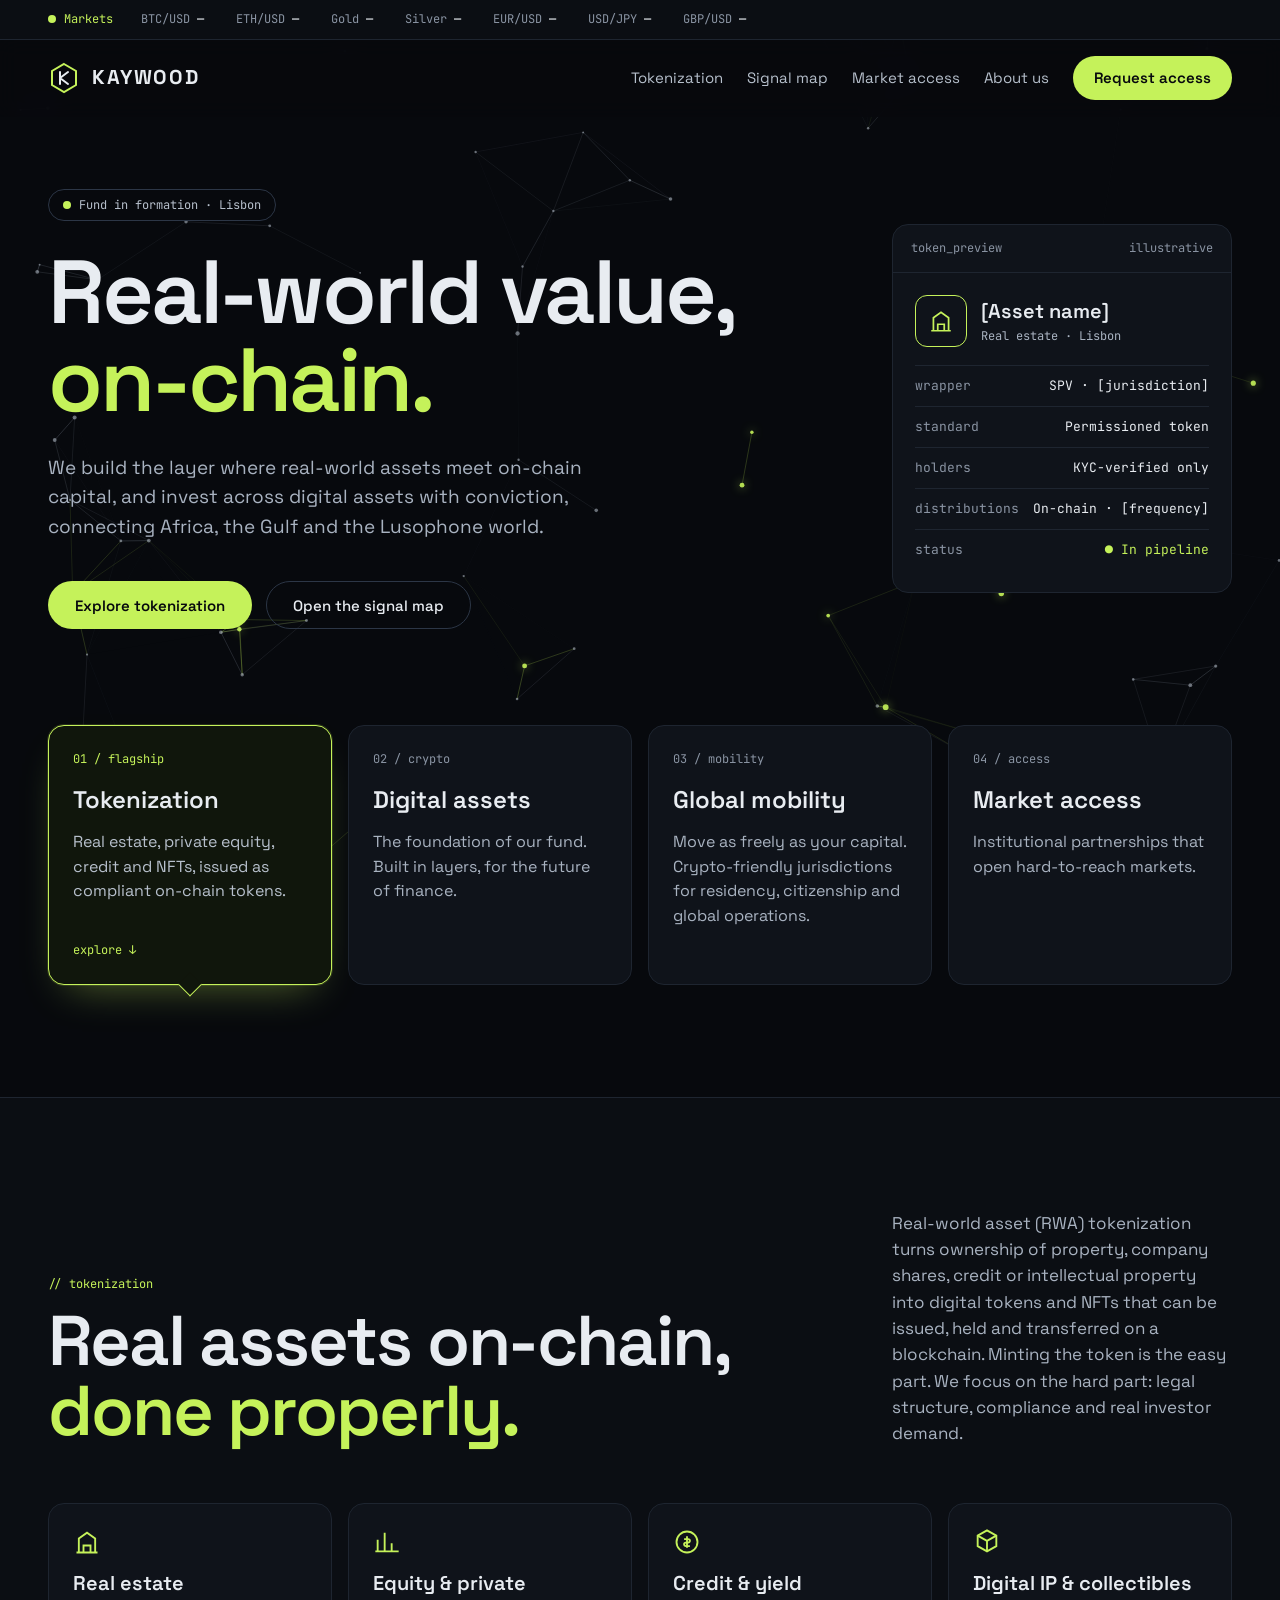
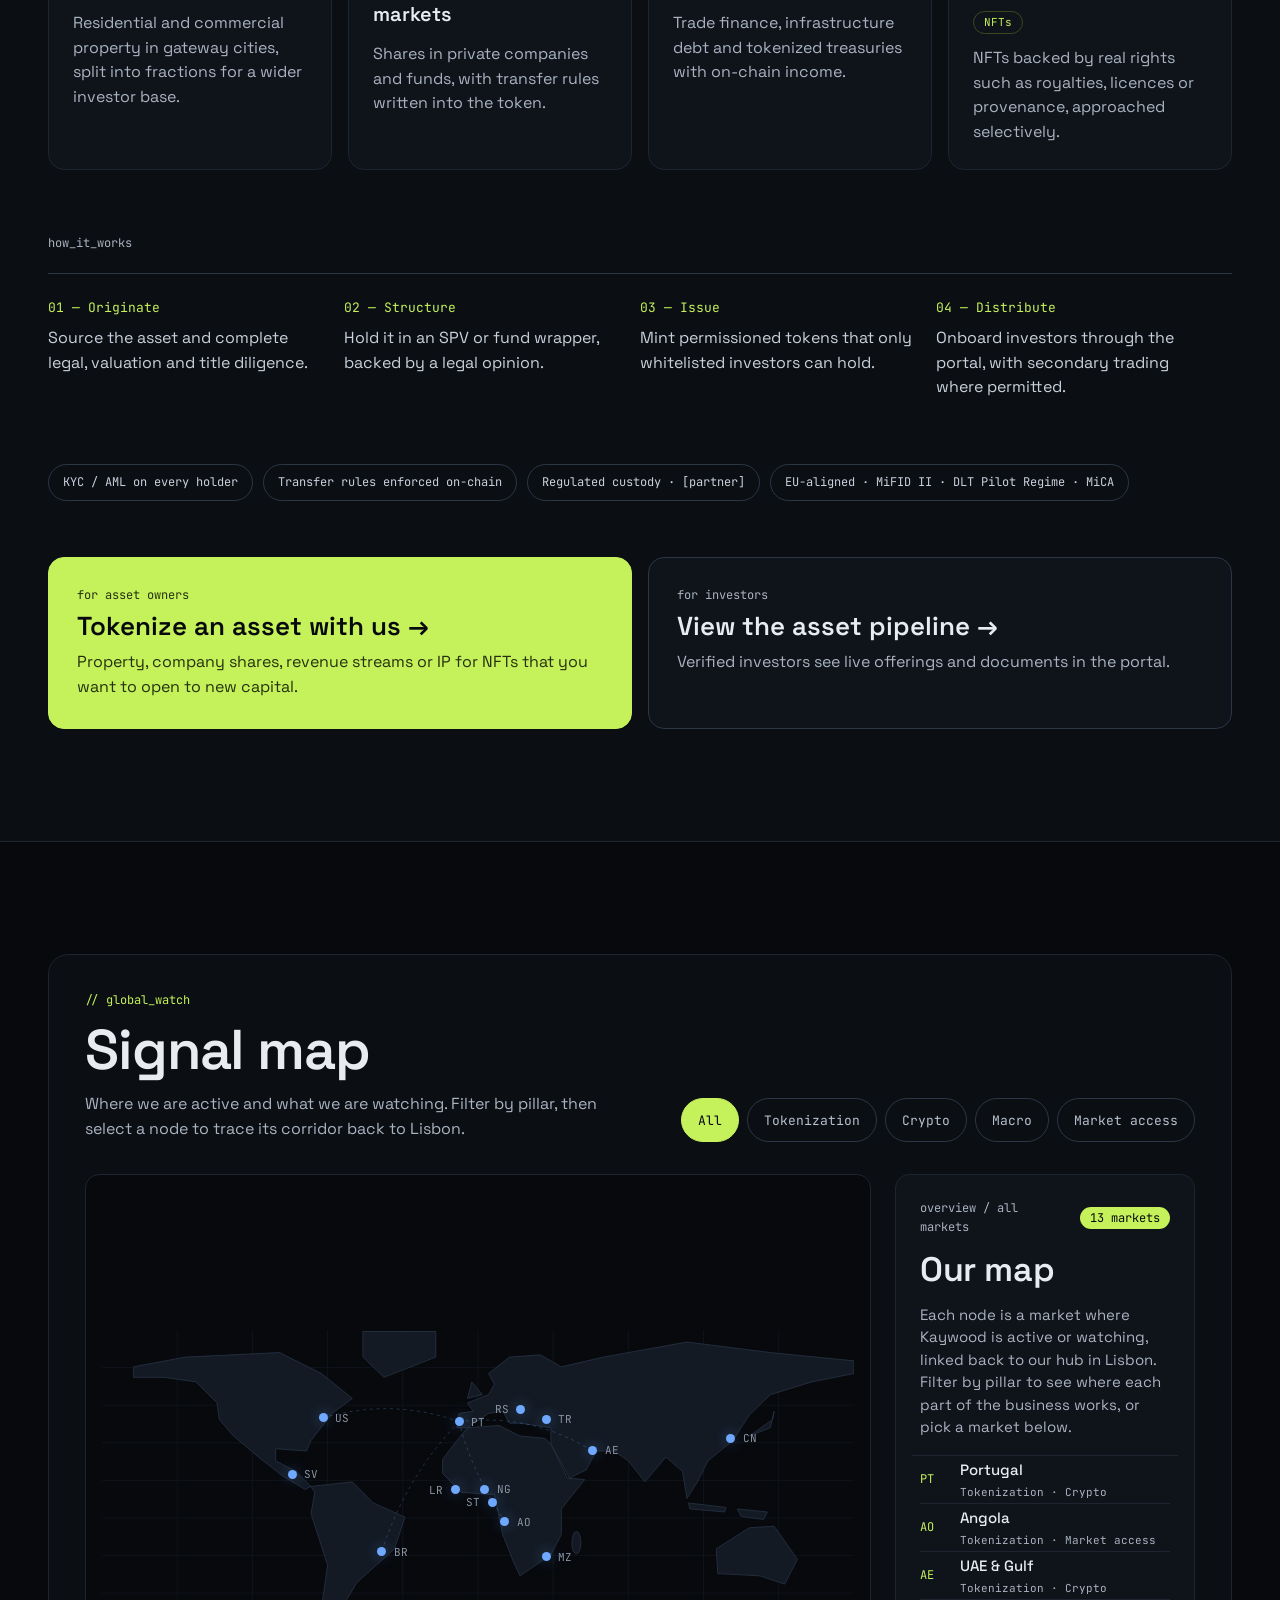
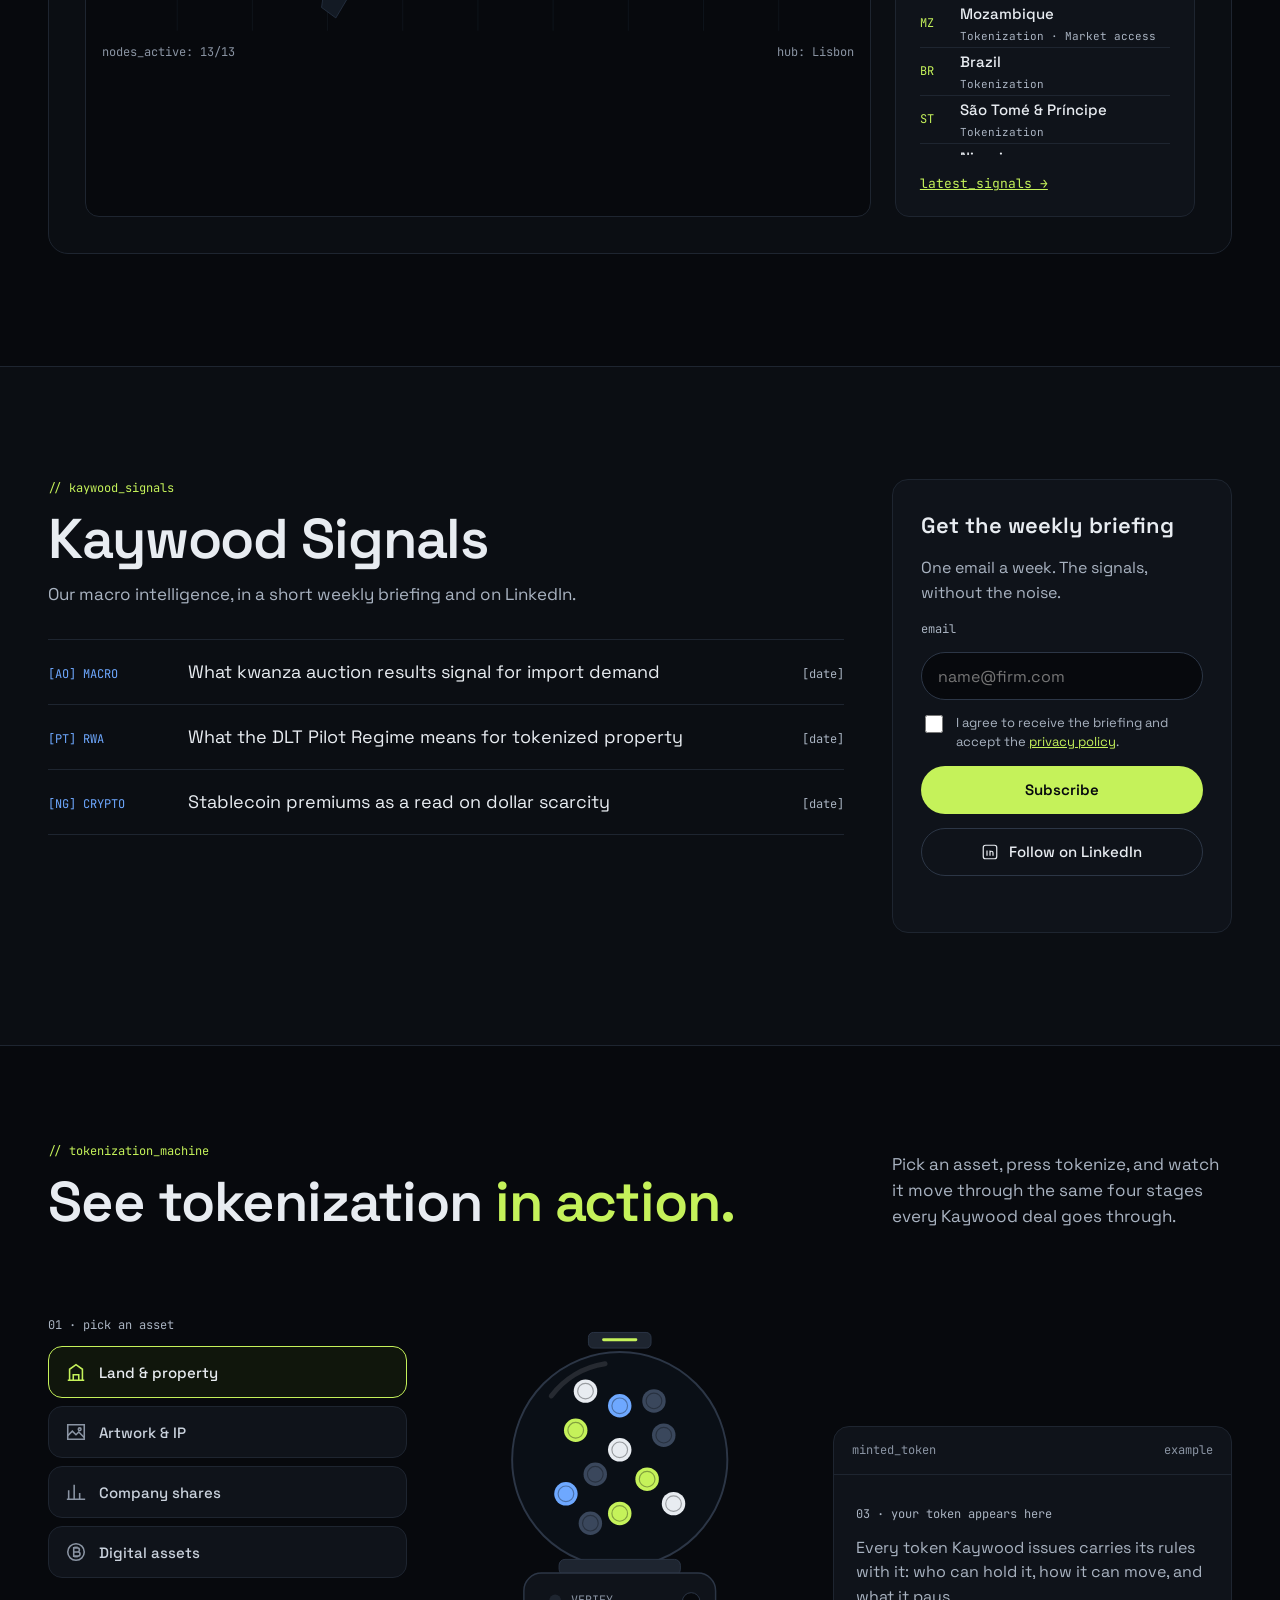
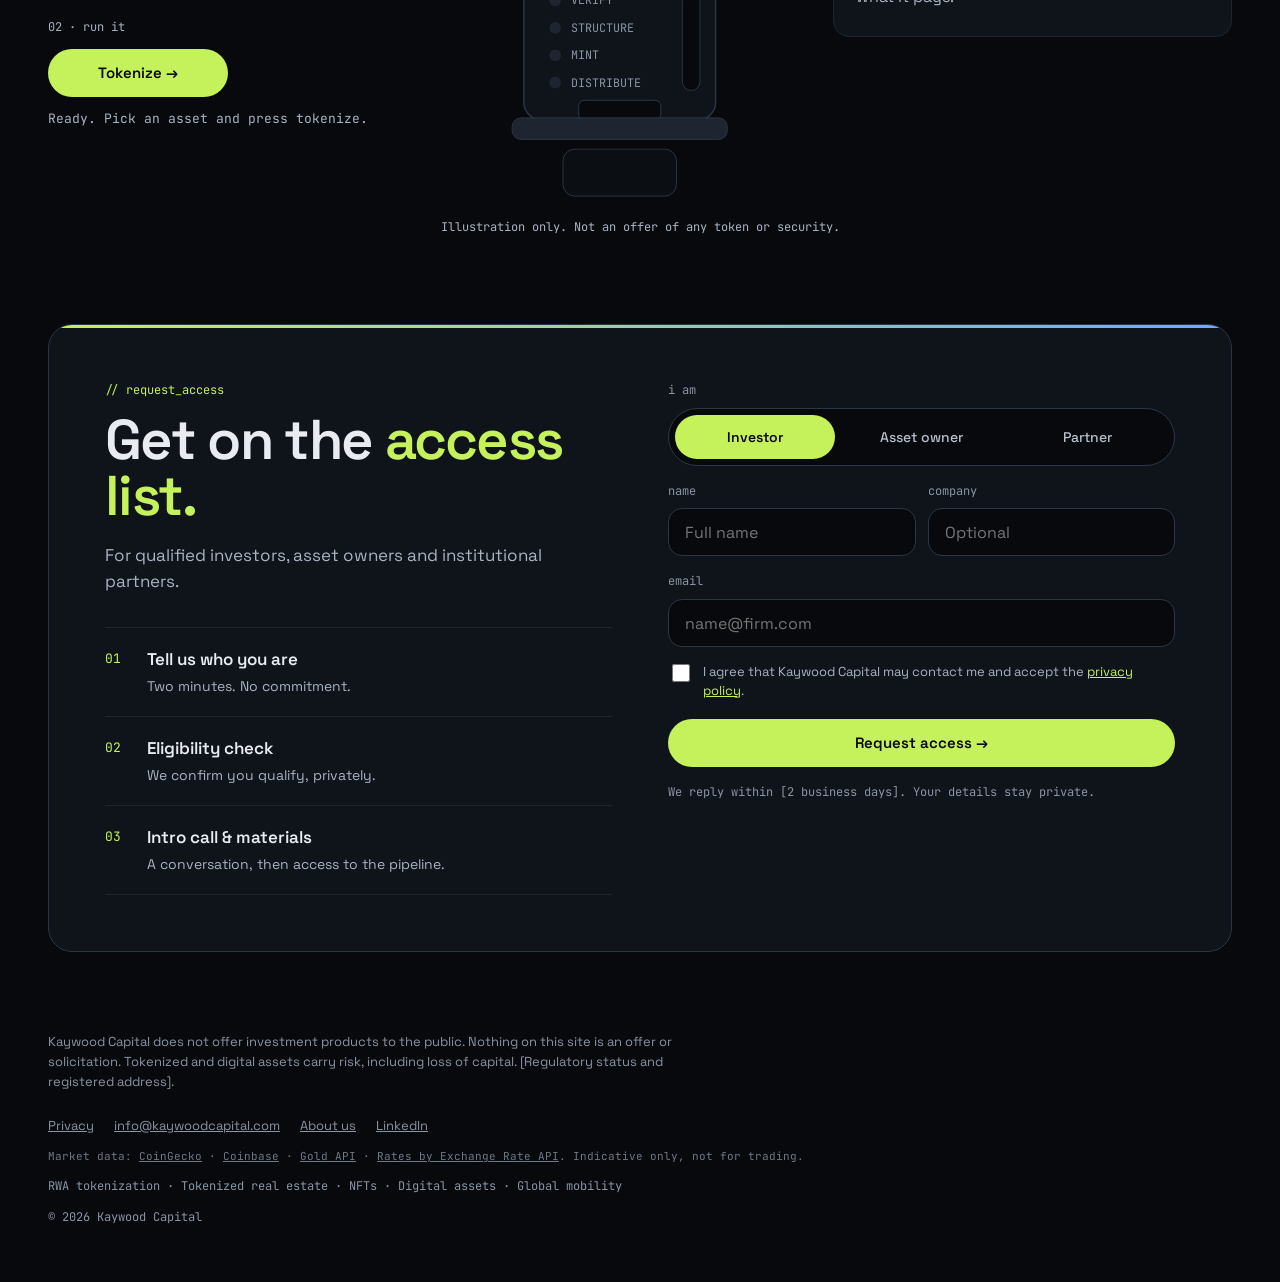
<file: index.html>
<!doctype html>
<html lang="en">
<head>
  <meta charset="utf-8">
  <meta name="viewport" content="width=device-width, initial-scale=1">
  <title>Kaywood Capital — Tokenization, RWA &amp; NFTs</title>
  <meta name="description" content="We build the layer where real-world assets meet on-chain capital, and invest across digital assets with conviction, connecting Africa, the Gulf and the Lusophone world.">
  <link rel="canonical" href="https://kaywoodcapital.com/">
  <meta name="theme-color" content="#07090D">
  <link rel="icon" href="/favicon.svg" type="image/svg+xml">

  <meta property="og:type" content="website">
  <meta property="og:site_name" content="Kaywood Capital">
  <meta property="og:title" content="Kaywood Capital — Real-world value, on-chain">
  <meta property="og:description" content="RWA tokenization, digital assets and global mobility, with trusted access to Africa, the Gulf and the Lusophone world.">
  <meta property="og:url" content="https://kaywoodcapital.com/">
  <meta property="og:image" content="https://kaywoodcapital.com/og-image.png">
  <meta name="twitter:card" content="summary_large_image">

  <link rel="preconnect" href="https://fonts.googleapis.com">
  <link rel="preconnect" href="https://fonts.gstatic.com" crossorigin>
  <link rel="stylesheet" href="https://fonts.googleapis.com/css2?family=Space+Grotesk:wght@400;500;600;700&family=JetBrains+Mono:wght@400;500&display=swap">
  <link rel="stylesheet" href="/styles.css">

  <script type="application/ld+json">
  {
    "@context": "https://schema.org",
    "@type": "Organization",
    "name": "Kaywood Capital",
    "url": "https://kaywoodcapital.com",
    "logo": "https://kaywoodcapital.com/favicon.svg",
    "email": "info@kaywoodcapital.com",
    "address": { "@type": "PostalAddress", "addressLocality": "Lisbon", "addressCountry": "PT" },
    "description": "RWA tokenization, digital assets and global mobility, with access to Africa, the Gulf and the Lusophone world."
  }
  </script>
</head>
<body>
  <canvas id="bg-mesh" aria-hidden="true"></canvas>
  <a class="skip" href="#main">Skip to content</a>

  <div class="ticker" aria-label="Market prices">
    <div class="wrap ticker__row">
      <span class="ticker__live"><span class="dot"></span> Markets</span>
      <div class="ticker__viewport">
        <div class="ticker__track">
        <div class="ticker__group">
          <span class="tk">BTC/USD <b data-tick="btc">—</b></span>
          <span class="tk">ETH/USD <b data-tick="eth">—</b></span>
          <span class="tk">Gold <b data-tick="xau">—</b></span>
          <span class="tk">Silver <b data-tick="xag">—</b></span>
          <span class="tk">EUR/USD <b data-tick="eurusd">—</b></span>
          <span class="tk">USD/JPY <b data-tick="usdjpy">—</b></span>
          <span class="tk">GBP/USD <b data-tick="gbpusd">—</b></span>
        </div>
        <div class="ticker__group ticker__group--dup" aria-hidden="true">
          <span class="tk">BTC/USD <b data-tick="btc">—</b></span>
          <span class="tk">ETH/USD <b data-tick="eth">—</b></span>
          <span class="tk">Gold <b data-tick="xau">—</b></span>
          <span class="tk">Silver <b data-tick="xag">—</b></span>
          <span class="tk">EUR/USD <b data-tick="eurusd">—</b></span>
          <span class="tk">USD/JPY <b data-tick="usdjpy">—</b></span>
          <span class="tk">GBP/USD <b data-tick="gbpusd">—</b></span>
        </div>
        </div>
      </div>
    </div>
  </div>

  <header class="header">
    <div class="wrap header__row">
      <a href="/" class="brand" aria-label="Kaywood Capital home">
        <svg width="32" height="32" viewBox="0 0 32 32" aria-hidden="true"><path d="M16 2 L28 9 L28 23 L16 30 L4 23 L4 9 Z" fill="none" stroke="#C5F25A" stroke-width="2"/><path d="M12 10 L12 22 M12 16 L20 10 M12 16 L20 22" fill="none" stroke="#E8ECF1" stroke-width="2" stroke-linecap="round"/></svg>
        <span>KAYWOOD</span>
      </a>
      <button class="menu-btn" type="button" aria-expanded="false" aria-controls="nav" aria-label="Open menu">
        <svg width="22" height="22" viewBox="0 0 24 24" fill="none" stroke="currentColor" stroke-width="2" aria-hidden="true"><path d="M4 7h16M4 12h16M4 17h16"/></svg>
      </button>
      <nav id="nav" class="nav" aria-label="Main">
        <a href="#tokenization">Tokenization</a>
        <a href="#signal">Signal map</a>
        <a href="#market-access">Market access</a>
        <a href="/about">About us</a>
        <a href="#access" class="btn btn--primary btn--sm">Request access</a>
      </nav>
    </div>
  </header>

  <main id="main">
    <!-- HERO -->
    <section class="wrap hero">
      <div class="hero__copy">
        <span class="pill"><span class="dot"></span>Fund in formation · Lisbon</span>
        <h1>Real-world value, <span class="accent">on-chain.</span></h1>
        <p class="lead">We build the layer where real-world assets meet on-chain capital, and invest across digital assets with conviction, connecting Africa, the Gulf and the Lusophone world.</p>
        <div class="actions">
          <a href="#tokenization" class="btn btn--primary">Explore tokenization</a>
          <a href="#signal" class="btn btn--ghost">Open the signal map</a>
        </div>
      </div>
      <aside class="card token" aria-label="Illustrative tokenized asset">
        <div class="card__bar"><span>token_preview</span><span>illustrative</span></div>
        <div class="token__body">
          <div class="token__head">
            <div class="token__icon"><svg width="26" height="26" viewBox="0 0 24 24" fill="none" stroke="#C5F25A" stroke-width="1.6" aria-hidden="true"><path d="M3 21h18M5 21V9l7-5 7 5v12M9 21v-6h6v6"/></svg></div>
            <div><div class="token__name">[Asset name]</div><div class="mono muted">Real estate · Lisbon</div></div>
          </div>
          <dl class="token__rows mono">
            <div><dt>wrapper</dt><dd>SPV · [jurisdiction]</dd></div>
            <div><dt>standard</dt><dd>Permissioned token</dd></div>
            <div><dt>holders</dt><dd>KYC-verified only</dd></div>
            <div><dt>distributions</dt><dd>On-chain · [frequency]</dd></div>
            <div><dt>status</dt><dd class="accent">● In pipeline</dd></div>
          </dl>
        </div>
      </aside>
    </section>

    <!-- PILLARS (tabs) -->
    <section class="wrap section--tight" aria-label="What we do">
      <div class="grid grid--4 pillars" role="tablist" aria-label="Our four pillars">
        <button type="button" class="pillar" role="tab" id="tab-tokenization" aria-controls="tokenization" aria-selected="true">
          <span class="mono pillar__no">01 / flagship</span>
          <h3>Tokenization</h3>
          <p>Real estate, private equity, credit and NFTs, issued as compliant on-chain tokens.</p>
          <span class="pillar__more mono">explore</span>
        </button>
        <button type="button" class="pillar" role="tab" id="tab-digital-assets" aria-controls="digital-assets" aria-selected="false" tabindex="-1">
          <span class="mono pillar__no">02 / crypto</span>
          <h3>Digital assets</h3>
          <p>The foundation of our fund. Built in layers, for the future of finance.</p>
          <span class="pillar__more mono">explore</span>
        </button>
        <button type="button" class="pillar" role="tab" id="tab-global-mobility" aria-controls="global-mobility" aria-selected="false" tabindex="-1">
          <span class="mono pillar__no">03 / mobility</span>
          <h3>Global mobility</h3>
          <p>Move as freely as your capital. Crypto-friendly jurisdictions for residency, citizenship and global operations.</p>
          <span class="pillar__more mono">explore</span>
        </button>
        <button type="button" class="pillar" role="tab" id="tab-market-access" aria-controls="market-access" aria-selected="false" tabindex="-1">
          <span class="mono pillar__no">04 / access</span>
          <h3>Market access</h3>
          <p>Institutional partnerships that open hard-to-reach markets.</p>
          <span class="pillar__more mono">explore</span>
        </button>
      </div>
    </section>

    <!-- PILLAR DETAIL PANELS -->
    <section class="band panels" id="pillar-panels">
      <div class="panel-tab wrap section is-active" id="tokenization" role="tabpanel" aria-labelledby="tab-tokenization">
        <div class="split">
          <div class="split__main">
            <p class="kicker">// tokenization</p>
            <h2 class="h2--xl">Real assets on-chain, <span class="accent">done properly.</span></h2>
          </div>
          <p class="split__side lead--sm">Real-world asset (RWA) tokenization turns ownership of property, company shares, credit or intellectual property into digital tokens and NFTs that can be issued, held and transferred on a blockchain. Minting the token is the easy part. We focus on the hard part: legal structure, compliance and real investor demand.</p>
        </div>

        <div class="grid grid--4 mt-56">
          <div class="card asset">
            <svg width="28" height="28" viewBox="0 0 24 24" fill="none" stroke="#C5F25A" stroke-width="1.6" aria-hidden="true"><path d="M3 21h18M5 21V9l7-5 7 5v12M9 21v-6h6v6"/></svg>
            <h3>Real estate</h3>
            <p>Residential and commercial property in gateway cities, split into fractions for a wider investor base.</p>
          </div>
          <div class="card asset">
            <svg width="28" height="28" viewBox="0 0 24 24" fill="none" stroke="#C5F25A" stroke-width="1.6" aria-hidden="true"><path d="M4 20V10M10 20V4M16 20v-7M22 20H2"/></svg>
            <h3>Equity &amp; private markets</h3>
            <p>Shares in private companies and funds, with transfer rules written into the token.</p>
          </div>
          <div class="card asset">
            <svg width="28" height="28" viewBox="0 0 24 24" fill="none" stroke="#C5F25A" stroke-width="1.6" aria-hidden="true"><circle cx="12" cy="12" r="9"/><path d="M12 7v10M9.5 9.5h3.5a1.5 1.5 0 0 1 0 3h-2a1.5 1.5 0 0 0 0 3H14.5"/></svg>
            <h3>Credit &amp; yield</h3>
            <p>Trade finance, infrastructure debt and tokenized treasuries with on-chain income.</p>
          </div>
          <div class="card asset">
            <svg width="28" height="28" viewBox="0 0 24 24" fill="none" stroke="#C5F25A" stroke-width="1.6" aria-hidden="true"><path d="M12 2l8 4.5v9L12 20l-8-4.5v-9z"/><path d="M12 11l8-4.5M12 11L4 6.5M12 11v9"/></svg>
            <h3>Digital IP &amp; collectibles</h3>
            <span class="tag">NFTs</span>
            <p>NFTs backed by real rights such as royalties, licences or provenance, approached selectively.</p>
          </div>
        </div>

        <p class="mono muted mt-64 mb-20">how_it_works</p>
        <ol class="steps">
          <li><span class="mono accent">01 — Originate</span><span>Source the asset and complete legal, valuation and title diligence.</span></li>
          <li><span class="mono accent">02 — Structure</span><span>Hold it in an SPV or fund wrapper, backed by a legal opinion.</span></li>
          <li><span class="mono accent">03 — Issue</span><span>Mint permissioned tokens that only whitelisted investors can hold.</span></li>
          <li><span class="mono accent">04 — Distribute</span><span>Onboard investors through the portal, with secondary trading where permitted.</span></li>
        </ol>

        <ul class="chips-static">
          <li>KYC / AML on every holder</li>
          <li>Transfer rules enforced on-chain</li>
          <li>Regulated custody · [partner]</li>
          <li>EU-aligned · MiFID II · DLT Pilot Regime · MiCA</li>
        </ul>

        <div class="grid grid--2 mt-56">
          <a href="#access" data-role="owner" class="cta cta--lime">
            <span class="mono">for asset owners</span>
            <span class="cta__title">Tokenize an asset with us →</span>
            <span>Property, company shares, revenue streams or IP for NFTs that you want to open to new capital.</span>
          </a>
          <a href="#access" data-role="investor" class="cta">
            <span class="mono muted">for investors</span>
            <span class="cta__title">View the asset pipeline →</span>
            <span class="muted">Verified investors see live offerings and documents in the portal.</span>
          </a>
        </div>
      </div>

      <div class="panel-tab wrap section" id="digital-assets" role="tabpanel" aria-labelledby="tab-digital-assets" hidden>
        <div class="split">
          <div class="split__main">
            <p class="kicker">// digital_assets</p>
            <h2 class="h2--xl">Digital assets, <span class="accent">built in layers.</span></h2>
          </div>
          <p class="split__side lead--sm">We allocate by layer, not by impulse. Each layer has a role, a target and rules for how capital enters, so the portfolio follows the thesis and is reviewed against the macro signals we track.</p>
        </div>

        <div class="grid grid--4 mt-56">
          <div class="card asset">
            <svg width="28" height="28" viewBox="0 0 24 24" fill="none" stroke="#C5F25A" stroke-width="1.6" aria-hidden="true"><circle cx="12" cy="12" r="9"/><path d="M9 8h4.5a2.5 2.5 0 0 1 0 5H9m0-5v8m0-3h5a2.5 2.5 0 0 1 0 5H9M11 6v2m0 8v2"/></svg>
            <h3>Core Reserve</h3>
            <p>Our core layers are our largest allocation. Built patiently, held for the long term.</p>
          </div>
          <div class="card asset">
            <svg width="28" height="28" viewBox="0 0 24 24" fill="none" stroke="#C5F25A" stroke-width="1.6" aria-hidden="true"><path d="M4 8h13l-3-3M20 16H7l3 3"/></svg>
            <h3>Settlement Rails</h3>
            <p>Dollar-stablecoin infrastructure for settlement, liquidity and fast cross-border movement, with a focus on emerging markets.</p>
          </div>
          <div class="card asset">
            <svg width="28" height="28" viewBox="0 0 24 24" fill="none" stroke="#C5F25A" stroke-width="1.6" aria-hidden="true"><path d="M3 17l6-6 4 4 8-8M15 7h6v6"/></svg>
            <h3>Yield</h3>
            <p>Income, earned on-chain. We use staking and lending through established protocols to turn conviction into a steady income stream.</p>
          </div>
          <div class="card asset">
            <svg width="28" height="28" viewBox="0 0 24 24" fill="none" stroke="#C5F25A" stroke-width="1.6" aria-hidden="true"><circle cx="12" cy="12" r="9"/><circle cx="12" cy="12" r="5"/><circle cx="12" cy="12" r="1"/></svg>
            <h3>Thematic</h3>
            <p>Own the layer. A small, capped allocation to the infrastructure and protocols we believe will run the future of finance.</p>
          </div>
        </div>

        <p class="mono muted mt-64 mb-20">how_it_works</p>
        <ol class="steps">
          <li><span class="mono accent">01 — Thesis</span><span>A written fund thesis sets the layers and their target weights before any capital moves.</span></li>
          <li><span class="mono accent">02 — Size</span><span>Positions follow the target allocation and are built through a fixed-schedule DCA policy.</span></li>
          <li><span class="mono accent">03 — Custody</span><span>Every purchase cycle ends in cold storage, under written custody rules.</span></li>
          <li><span class="mono accent">04 — Review</span><span>The allocation is reviewed against its targets on a set cadence, with rebalancing rules defined in advance.</span></li>
        </ol>

        <ul class="chips-static">
          <li>Cold storage by default</li>
          <li>Written custody rules</li>
          <li>Target weights per layer</li>
          <li>Fixed-schedule DCA</li>
        </ul>

        <div class="grid grid--2 mt-56">
          <a href="#access" data-role="investor" class="cta cta--lime">
            <span class="mono">for investors</span>
            <span class="cta__title">Request the strategy overview →</span>
            <span>Our approach to digital assets, for qualified investors.</span>
          </a>
          <a href="#signals" class="cta">
            <span class="mono muted">weekly</span>
            <span class="cta__title">Read the crypto signals →</span>
            <span class="muted">Short notes on stablecoins, flows and adoption in our markets.</span>
          </a>
        </div>
      </div>
      <div class="panel-tab wrap section" id="global-mobility" role="tabpanel" aria-labelledby="tab-global-mobility" hidden>
        <div class="split">
          <div class="split__main">
            <p class="kicker">// global_mobility</p>
            <h2 class="h2--xl">Be as liquid as <span class="accent" style="white-space:nowrap">your assets.</span></h2>
          </div>
          <p class="split__side lead--sm">Owning the layer means little if you can’t move with it. We map the jurisdictions where law favours crypto, innovation and personal freedom, our Blue Zones, and connect clients with licensed partners for residency, citizenship and cross-border structuring.</p>
        </div>

        <div class="grid grid--4 mt-56">
          <div class="card asset">
            <svg width="28" height="28" viewBox="0 0 24 24" fill="none" stroke="#C5F25A" stroke-width="1.6" aria-hidden="true"><circle cx="12" cy="12" r="9"/><path d="M3 12h18M12 3c2.5 2.7 3.8 5.7 3.8 9s-1.3 6.3-3.8 9c-2.5-2.7-3.8-5.7-3.8-9S9.5 5.7 12 3z"/></svg>
            <h3>Blue Zones</h3>
            <p>Jurisdictions that are pro-crypto, pro-innovation and open to global citizens, reviewed against current law.</p>
          </div>
          <div class="card asset">
            <svg width="28" height="28" viewBox="0 0 24 24" fill="none" stroke="#C5F25A" stroke-width="1.6" aria-hidden="true"><path d="M6 3h12v18H6z"/><circle cx="12" cy="10" r="3"/><path d="M9 17h6"/></svg>
            <h3>Residency &amp; citizenship</h3>
            <p>Introductions to licensed partners for residency and second-citizenship programmes.</p>
          </div>
          <div class="card asset">
            <svg width="28" height="28" viewBox="0 0 24 24" fill="none" stroke="#C5F25A" stroke-width="1.6" aria-hidden="true"><path d="M6 3h8l4 4v14H6z"/><path d="M14 3v4h4M9 12h6M9 16h6"/></svg>
            <h3>Tax &amp; structuring</h3>
            <p>Where you live and where you operate, planned with qualified tax and legal advisers.</p>
          </div>
          <div class="card asset">
            <svg width="28" height="28" viewBox="0 0 24 24" fill="none" stroke="#C5F25A" stroke-width="1.6" aria-hidden="true"><path d="M4 8h13l-3-3M20 16H7l3 3"/></svg>
            <h3>Banking &amp; access</h3>
            <p>On- and off-ramps, banking and custody that work across borders.</p>
          </div>
        </div>

        <p class="mono muted mt-64 mb-20">how_it_works</p>
        <ol class="steps">
          <li><span class="mono accent">01 — Profile</span><span>We start from where you’re from, where you hold citizenship and where you want to go.</span></li>
          <li><span class="mono accent">02 — Match</span><span>We shortlist Blue Zones that fit your goals and your assets.</span></li>
          <li><span class="mono accent">03 — Connect</span><span>Licensed partners handle applications, tax and legal work.</span></li>
          <li><span class="mono accent">04 — Review</span><span>Laws change, so the list is reviewed and updated over time.</span></li>
        </ol>

        <ul class="chips-static">
          <li>Crypto-friendly jurisdictions</li>
          <li>Licensed partners only</li>
          <li>Client-by-client</li>
          <li>Reviewed as laws change</li>
        </ul>

        <div class="grid grid--2 mt-56">
          <a href="#access" data-role="investor" class="cta cta--lime">
            <span class="mono">for clients</span>
            <span class="cta__title">Find your Blue Zone →</span>
            <span>Tell us where you are and where you want to be.</span>
          </a>
          <a href="#signals" class="cta">
            <span class="mono muted">weekly</span>
            <span class="cta__title">Read the crypto signals →</span>
            <span class="muted">Short notes on stablecoins, flows and adoption in our markets.</span>
          </a>
        </div>
      </div>
      <div class="panel-tab wrap section" id="market-access" role="tabpanel" aria-labelledby="tab-market-access" hidden>
        <div class="split">
          <div class="split__main">
            <p class="kicker">// market_access</p>
            <h2 class="h2--xl">Access, built on <span class="accent">relationships.</span></h2>
          </div>
          <p class="split__side lead--sm">Through long-standing work with state companies, development institutions and private partners across Africa and the Lusophone world, we help capital reach projects that are hard to enter, and help those projects reach the right capital.</p>
        </div>

        <div class="grid grid--4 mt-56">
          <div class="card asset">
            <svg width="28" height="28" viewBox="0 0 24 24" fill="none" stroke="#C5F25A" stroke-width="1.6" aria-hidden="true"><path d="M3 10l9-6 9 6M5 10v8M9.5 10v8M14.5 10v8M19 10v8M3 21h18"/></svg>
            <h3>Institutional partnerships</h3>
            <p>Working alongside ministries, state companies and development banks on investment priorities.</p>
          </div>
          <div class="card asset">
            <svg width="28" height="28" viewBox="0 0 24 24" fill="none" stroke="#C5F25A" stroke-width="1.6" aria-hidden="true"><circle cx="11" cy="11" r="6"/><path d="M20 20l-4.5-4.5"/></svg>
            <h3>Project origination</h3>
            <p>Early sight of infrastructure, resource and real estate projects before they reach the open market.</p>
          </div>
          <div class="card asset">
            <svg width="28" height="28" viewBox="0 0 24 24" fill="none" stroke="#C5F25A" stroke-width="1.6" aria-hidden="true"><path d="M6 3h8l4 4v14H6z"/><path d="M14 3v4h4M9 12h6M9 16h6"/></svg>
            <h3>Regulatory navigation</h3>
            <p>Local licensing, FX rules and digital asset frameworks, handled with in-country partners.</p>
          </div>
          <div class="card asset">
            <svg width="28" height="28" viewBox="0 0 24 24" fill="none" stroke="#C5F25A" stroke-width="1.6" aria-hidden="true"><path d="M3 12l4-4 4 2 3-2 7 5-4 4-3-2-2 2-3-2-2 1z"/></svg>
            <h3>Local partners</h3>
            <p>Trusted teams on the ground who know how deals actually get done.</p>
          </div>
        </div>

        <p class="mono muted mt-64 mb-20">how_it_works</p>
        <ol class="steps">
          <li><span class="mono accent">01 — Connect</span><span>Introductions through our network of institutions and partners.</span></li>
          <li><span class="mono accent">02 — Qualify</span><span>Diligence on the project, the partner and the jurisdiction.</span></li>
          <li><span class="mono accent">03 — Structure</span><span>The right vehicle: equity, debt or tokenized.</span></li>
          <li><span class="mono accent">04 — Deliver</span><span>A continued presence through execution, not just the introduction.</span></li>
        </ol>

        <ul class="chips-static">
          <li>Africa · Gulf · Lusophone world</li>
          <li>Business-first, apolitical</li>
          <li>In-country partners</li>
          <li>[Partner institutions]</li>
        </ul>

        <div class="grid grid--2 mt-56">
          <a href="#access" data-role="partner" class="cta cta--lime">
            <span class="mono">for partners</span>
            <span class="cta__title">Partner with us →</span>
            <span>Institutions, project owners and co-investors looking for the right counterpart.</span>
          </a>
          <a href="#signal" class="cta">
            <span class="mono muted">explore</span>
            <span class="cta__title">Explore the regions →</span>
            <span class="muted">Where we are active and what we are watching.</span>
          </a>
        </div>
      </div>
    </section>

    <!-- SIGNAL MAP -->
    <section id="signal" class="wrap section">
      <div class="map-shell">
        <div class="map-head">
          <div>
            <p class="kicker">// global_watch</p>
            <h2>Signal map</h2>
            <p class="muted">Where we are active and what we are watching. Filter by pillar, then select a node to trace its corridor back to Lisbon.</p>
          </div>
          <div class="filters" role="group" aria-label="Filter by pillar" id="filters"></div>
        </div>
        <div class="map-body">
          <div class="map-card">
            <div class="map" id="map">
              <svg viewBox="0 20 1000 400" preserveAspectRatio="none" aria-hidden="true" class="map__svg">
                <g class="map__grid" id="grid"></g>
                <g class="map__land">
                  <path d="M42,69 L111,56 L236,50 L292,78 L333,111 L306,131 L278,167 L272,181 L231,178 L231,194 L258,208 L278,228 L270,232 L240,214 L208,189 L175,161 L156,139 L153,117 L125,89 L83,83 L42,83 Z"/>
                  <path d="M347,22 L444,22 L444,56 L375,83 L347,56 Z"/>
                  <path d="M278,228 L333,222 L361,250 L403,269 L389,311 L339,356 L311,403 L292,389 L300,333 L278,264 L283,236 Z"/>
                  <path d="M472,150 L475,131 L494,128 L486,117 L514,106 L522,92 L514,78 L542,56 L583,53 L611,69 L667,56 L778,36 L889,50 L1000,61 L1000,78 L944,89 L889,106 L861,133 L839,167 L806,194 L792,222 L778,244 L772,208 L750,189 L722,222 L700,194 L681,181 L658,181 L653,189 L644,206 L622,217 L597,172 L597,150 L578,147 L556,144 L542,144 L533,128 L514,131 L486,150 Z"/>
                  <path d="M453,192 L472,167 L486,150 L528,147 L556,161 L589,164 L597,172 L619,217 L642,219 L611,258 L611,292 L597,319 L556,347 L547,328 L533,292 L525,253 L522,239 L478,236 L453,211 Z"/>
                  <ellipse cx="631" cy="303" rx="6" ry="15"/>
                  <path d="M817,311 L861,283 L894,281 L925,325 L908,358 L875,347 L819,344 Z"/>
                  <path d="M486,111 L492,89 L506,106 Z"/>
                  <path d="M861,161 L892,139 L894,128 L889,150 Z"/>
                  <path d="M780,250 L830,256 L828,262 L782,258 Z"/>
                  <path d="M845,258 L885,262 L880,272 L850,268 Z"/>
                </g>
                <g class="map__flows">
                  <path d="M475,142 Q490,205 536,275"/>
                  <path d="M475,142 Q404,215 372,315"/>
                  <path d="M475,142 Q570,130 653,181"/>
                  <path d="M475,142 Q385,110 294,137"/>
                </g>
                <path id="arc" class="map__arc" d=""/>
              </svg>
              <div id="nodes"></div>
            </div>
            <div class="map-foot mono"><span id="count">nodes_active: 8/8</span><span>hub: Lisbon</span></div>
          </div>
          <article class="card panel" id="panel" aria-live="polite"></article>
        </div>
      </div>
    </section>


    <!-- SIGNALS -->
    <section id="signals" class="band">
      <div class="wrap section split">
        <div class="split__main">
          <p class="kicker">// kaywood_signals</p>
          <h2>Kaywood Signals</h2>
          <p class="muted lead--sm mt-14">Our macro intelligence, in a short weekly briefing and on LinkedIn.</p>
          <div class="signal-list">
            <a href="#signals"><span class="mono blue">[AO] MACRO</span><span class="signal-list__t">What kwanza auction results signal for import demand</span><span class="mono muted">[date]</span></a>
            <a href="#signals"><span class="mono blue">[PT] RWA</span><span class="signal-list__t">What the DLT Pilot Regime means for tokenized property</span><span class="mono muted">[date]</span></a>
            <a href="#signals"><span class="mono blue">[NG] CRYPTO</span><span class="signal-list__t">Stablecoin premiums as a read on dollar scarcity</span><span class="mono muted">[date]</span></a>
          </div>
        </div>
        <form class="card subscribe split__side" data-form="newsletter" novalidate>
          <h3>Get the weekly briefing</h3>
          <p class="muted">One email a week. The signals, without the noise.</p>
          <label for="s-email" class="mono muted">email</label>
          <input id="s-email" name="email" type="email" autocomplete="email" placeholder="name@firm.com" required>
          <label class="consent"><input type="checkbox" name="consent" required> <span>I agree to receive the briefing and accept the <a href="/privacy">privacy policy</a>.</span></label>
          <button type="submit" class="btn btn--primary">Subscribe</button>
          <a href="https://www.linkedin.com/company/[kaywood-capital]" class="btn btn--ghost" rel="noopener">
            <svg width="18" height="18" viewBox="0 0 24 24" fill="none" stroke="currentColor" stroke-width="1.6" aria-hidden="true"><rect x="3" y="3" width="18" height="18" rx="3"/><path d="M8 10v7M8 7v.01M12 17v-4a2 2 0 0 1 4 0v4M12 10v7"/></svg>
            Follow on LinkedIn
          </a>
          <p class="form-msg" role="status"></p>
        </form>
      </div>
    </section>

    <!-- TOKENIZATION MACHINE -->
    <section id="machine" class="wrap section">
      <div class="split">
        <div class="split__main">
          <p class="kicker">// tokenization_machine</p>
          <h2>See tokenization <span class="accent">in action.</span></h2>
        </div>
        <p class="split__side lead--sm">Pick an asset, press tokenize, and watch it move through the same four stages every Kaywood deal goes through.</p>
      </div>

      <div class="machine-grid">
        <div class="machine-controls">
          <p class="mono muted">01 · pick an asset</p>
          <div class="asset-picks" role="group" aria-label="Choose an asset to tokenize">
            <button type="button" class="asset-pick" data-asset="land" aria-pressed="true"><svg width="22" height="22" viewBox="0 0 24 24" fill="none" stroke="currentColor" stroke-width="1.7" aria-hidden="true"><path d="M3 21h18M5 21V9l7-5 7 5v12M9 21v-6h6v6"/></svg>Land &amp; property</button>
            <button type="button" class="asset-pick" data-asset="art" aria-pressed="false"><svg width="22" height="22" viewBox="0 0 24 24" fill="none" stroke="currentColor" stroke-width="1.7" aria-hidden="true"><path d="M3 4h18v16H3z"/><path d="M3 16l5-5 4 4 3-3 6 6"/><circle cx="16" cy="9" r="1.5"/></svg>Artwork &amp; IP</button>
            <button type="button" class="asset-pick" data-asset="shares" aria-pressed="false"><svg width="22" height="22" viewBox="0 0 24 24" fill="none" stroke="currentColor" stroke-width="1.7" aria-hidden="true"><path d="M4 20V10M10 20V4M16 20v-7M22 20H2"/></svg>Company shares</button>
            <button type="button" class="asset-pick" data-asset="crypto" aria-pressed="false"><svg width="22" height="22" viewBox="0 0 24 24" fill="none" stroke="currentColor" stroke-width="1.7" aria-hidden="true"><circle cx="12" cy="12" r="9"/><path d="M9.5 7.5h4a2.2 2.2 0 0 1 0 4.4h-4zM9.5 11.9h4.6a2.3 2.3 0 0 1 0 4.6H9.5zM9.5 7.5v9M11 6v1.5M11 16.5V18M13 6v1.5M13 16.5V18"/></svg>Digital assets</button>
          </div>
          <p class="mono muted mt-28">02 · run it</p>
          <button type="button" class="btn btn--primary machine-go" id="machine-go">Tokenize →</button>
          <p class="machine-status mono" id="machine-status" role="status" aria-live="polite">Ready. Pick an asset and press tokenize.</p>
        </div>

        <div class="machine-stage">
          <svg class="machine" id="machine-svg" viewBox="0 -52 300 552" role="img" aria-label="Tokenization machine: an asset goes in the top, passes four stages, and comes out as a token">
            <defs>
              <filter id="mglow" x="-80%" y="-80%" width="260%" height="260%"><feGaussianBlur stdDeviation="4"/></filter>
              <clipPath id="domeclip"><circle cx="150" cy="150" r="104"/></clipPath>
            </defs>
            <g id="in-asset" class="in-asset" transform="translate(150 -40)">
              <rect x="-24" y="-24" width="48" height="48" rx="12" fill="#10160C" stroke="#C5F25A" stroke-width="1.5"/>
              <g id="in-asset-icon" transform="translate(-14 -14) scale(1.17)" fill="none" stroke="#C5F25A" stroke-width="1.7" stroke-linecap="round" stroke-linejoin="round"></g>
            </g>
            <rect x="118" y="20" width="64" height="16" rx="5" fill="#1E2530" stroke="#2C3646"/>
            <rect x="132" y="26" width="36" height="3" rx="1.5" fill="#C5F25A" class="slot-light"/>
            <circle cx="150" cy="150" r="110" fill="rgba(110,168,255,.04)" stroke="#2C3646" stroke-width="2"/>
            <g clip-path="url(#domeclip)"><g id="dome-coins" class="dome-coins"><g class="dc" transform="translate(105 120)"><circle r="12" fill="#C5F25A"/><circle r="8" fill="none" stroke="#07090D" stroke-opacity=".35" stroke-width="1.2"/></g><g class="dc" transform="translate(150 95)"><circle r="12" fill="#6EA8FF"/><circle r="8" fill="none" stroke="#07090D" stroke-opacity=".35" stroke-width="1.2"/></g><g class="dc" transform="translate(195 125)"><circle r="12" fill="#3A475C"/><circle r="8" fill="none" stroke="#07090D" stroke-opacity=".35" stroke-width="1.2"/></g><g class="dc" transform="translate(125 165)"><circle r="12" fill="#3A475C"/><circle r="8" fill="none" stroke="#07090D" stroke-opacity=".35" stroke-width="1.2"/></g><g class="dc" transform="translate(178 170)"><circle r="12" fill="#C5F25A"/><circle r="8" fill="none" stroke="#07090D" stroke-opacity=".35" stroke-width="1.2"/></g><g class="dc" transform="translate(150 140)"><circle r="12" fill="#E8ECF1"/><circle r="8" fill="none" stroke="#07090D" stroke-opacity=".35" stroke-width="1.2"/></g><g class="dc" transform="translate(95 185)"><circle r="12" fill="#6EA8FF"/><circle r="8" fill="none" stroke="#07090D" stroke-opacity=".35" stroke-width="1.2"/></g><g class="dc" transform="translate(205 195)"><circle r="12" fill="#E8ECF1"/><circle r="8" fill="none" stroke="#07090D" stroke-opacity=".35" stroke-width="1.2"/></g><g class="dc" transform="translate(150 205)"><circle r="12" fill="#C5F25A"/><circle r="8" fill="none" stroke="#07090D" stroke-opacity=".35" stroke-width="1.2"/></g><g class="dc" transform="translate(120 215)"><circle r="12" fill="#3A475C"/><circle r="8" fill="none" stroke="#07090D" stroke-opacity=".35" stroke-width="1.2"/></g><g class="dc" transform="translate(185 90)"><circle r="12" fill="#3A475C"/><circle r="8" fill="none" stroke="#07090D" stroke-opacity=".35" stroke-width="1.2"/></g><g class="dc" transform="translate(115 80)"><circle r="12" fill="#E8ECF1"/><circle r="8" fill="none" stroke="#07090D" stroke-opacity=".35" stroke-width="1.2"/></g></g></g>
            <path d="M80 85 A85 85 0 0 1 135 52" fill="none" stroke="#E8ECF1" stroke-opacity=".12" stroke-width="5" stroke-linecap="round"/>
            <rect x="88" y="252" width="124" height="16" rx="6" fill="#1E2530" stroke="#2C3646"/>
            <rect x="52" y="266" width="196" height="150" rx="18" fill="#0F131A" stroke="#2C3646" stroke-width="1.5"/>
            <g id="stages" font-family="JetBrains Mono, monospace" font-size="12">
              <g class="stage" data-i="0"><circle cx="84" cy="294" r="6" class="stage-dot"/><text x="100" y="298" class="stage-label">VERIFY</text></g>
              <g class="stage" data-i="1"><circle cx="84" cy="322" r="6" class="stage-dot"/><text x="100" y="326" class="stage-label">STRUCTURE</text></g>
              <g class="stage" data-i="2"><circle cx="84" cy="350" r="6" class="stage-dot"/><text x="100" y="354" class="stage-label">MINT</text></g>
              <g class="stage" data-i="3"><circle cx="84" cy="378" r="6" class="stage-dot"/><text x="100" y="382" class="stage-label">DISTRIBUTE</text></g>
            </g>
            <rect x="214" y="286" width="18" height="100" rx="9" fill="#07090D" stroke="#2C3646"/>
            <rect id="progress" x="217" y="383" width="12" height="0" rx="6" fill="#C5F25A"/>
            <rect x="108" y="396" width="84" height="20" rx="6" fill="#07090D" stroke="#2C3646"/>
            <rect x="40" y="414" width="220" height="22" rx="9" fill="#1E2530" stroke="#2C3646"/>
            <rect x="92" y="446" width="116" height="48" rx="12" fill="#0B0E13" stroke="#2C3646"/>
            <g id="out-coin" class="out-coin" transform="translate(150 470)">
              <circle r="24" fill="#C5F25A" filter="url(#mglow)" opacity=".55"/>
              <circle r="21" fill="#C5F25A"/>
              <circle r="16.5" fill="none" stroke="#07090D" stroke-opacity=".35" stroke-width="1.4"/>
              <g id="out-coin-icon" transform="translate(-10.5 -10.5) scale(.875)" fill="none" stroke="#07090D" stroke-width="2" stroke-linecap="round" stroke-linejoin="round"></g>
            </g>
          </svg>
        </div>

        <aside class="card token-out" id="token-out" aria-live="polite">
          <div class="card__bar"><span>minted_token</span><span>example</span></div>
          <div class="token__body">
            <div class="token-out__empty" id="token-empty">
              <p class="mono muted">03 · your token appears here</p>
              <p class="muted">Every token Kaywood issues carries its rules with it: who can hold it, how it can move, and what it pays.</p>
            </div>
            <div class="token-out__result" id="token-result" hidden>
              <div class="token__head">
                <div class="token__icon"><svg width="26" height="26" viewBox="0 0 24 24" fill="none" stroke="#C5F25A" stroke-width="1.6" stroke-linecap="round" stroke-linejoin="round" aria-hidden="true" id="token-icon"></svg></div>
                <div><div class="token__name" id="token-name"></div><div class="mono muted" id="token-type"></div></div>
              </div>
              <dl class="token__rows mono" id="token-rows"></dl>
              <div class="token-out__actions">
                <button type="button" class="btn btn--ghost btn--sm" id="machine-again">Try another asset</button>
                <a href="#access" class="btn btn--primary btn--sm" id="token-cta" data-role="owner">Tokenize a real asset →</a>
              </div>
            </div>
          </div>
        </aside>
      </div>
      <p class="mono muted machine-note">Illustration only. Not an offer of any token or security.</p>
    </section>

    <!-- ACCESS -->
    <section id="access" class="wrap section">
      <div class="req">
        <div class="req__copy">
          <p class="kicker">// request_access</p>
          <h2>Get on the <span class="accent">access list.</span></h2>
          <p class="lead--sm mt-18">For qualified investors, asset owners and institutional partners.</p>
          <ol class="req__steps">
            <li><span class="mono accent">01</span><div><h3>Tell us who you are</h3><p>Two minutes. No commitment.</p></div></li>
            <li><span class="mono accent">02</span><div><h3>Eligibility check</h3><p>We confirm you qualify, privately.</p></div></li>
            <li><span class="mono accent">03</span><div><h3>Intro call &amp; materials</h3><p>A conversation, then access to the pipeline.</p></div></li>
          </ol>
        </div>
        <form class="req__form" data-form="access" novalidate>
          <fieldset class="seg">
            <legend class="mono">i am</legend>
            <div class="seg__opts">
              <input type="radio" name="type" id="r-investor" value="investor" checked><label for="r-investor">Investor</label>
              <input type="radio" name="type" id="r-owner" value="owner"><label for="r-owner">Asset owner</label>
              <input type="radio" name="type" id="r-partner" value="partner"><label for="r-partner">Partner</label>
            </div>
          </fieldset>
          <div class="req__two">
            <div><label for="a-name" class="mono">name</label><input id="a-name" name="name" type="text" autocomplete="name" placeholder="Full name" required></div>
            <div><label for="a-company" class="mono">company</label><input id="a-company" name="company" type="text" autocomplete="organization" placeholder="Optional"></div>
          </div>
          <label for="a-email" class="mono">email</label>
          <input id="a-email" name="email" type="email" autocomplete="email" placeholder="name@firm.com" required>
          <label class="consent"><input type="checkbox" name="consent" required> <span>I agree that Kaywood Capital may contact me and accept the <a href="/privacy">privacy policy</a>.</span></label>
          <button type="submit" class="btn btn--primary">Request access →</button>
          <p class="req__fine mono">We reply within [2 business days]. Your details stay private.</p>
          <p class="form-msg" role="status"></p>
        </form>
      </div>
    </section>
  </main>

  <footer class="wrap footer">
    <p>Kaywood Capital does not offer investment products to the public. Nothing on this site is an offer or solicitation. Tokenized and digital assets carry risk, including loss of capital. [Regulatory status and registered address].</p>
    <div class="footer__side">
      <div class="footer__links"><a href="/privacy">Privacy</a><a href="mailto:info@kaywoodcapital.com">info@kaywoodcapital.com</a><a href="/about">About us</a><a href="https://www.linkedin.com/company/[kaywood-capital]" rel="noopener">LinkedIn</a></div>
      <span class="mono footer__data">Market data: <a href="https://www.coingecko.com" rel="noopener">CoinGecko</a> · <a href="https://www.coinbase.com" rel="noopener">Coinbase</a> · <a href="https://gold-api.com" rel="noopener">Gold API</a> · <a href="https://www.exchangerate-api.com" rel="noopener">Rates by Exchange Rate API</a>. Indicative only, not for trading.</span>
      <span class="mono">RWA tokenization · Tokenized real estate · NFTs · Digital assets · Global mobility</span>
      <span class="mono">© <span id="year">2026</span> Kaywood Capital</span>
    </div>
  </footer>

  <script src="/main.js" defer></script>
</body>
</html>
</file>
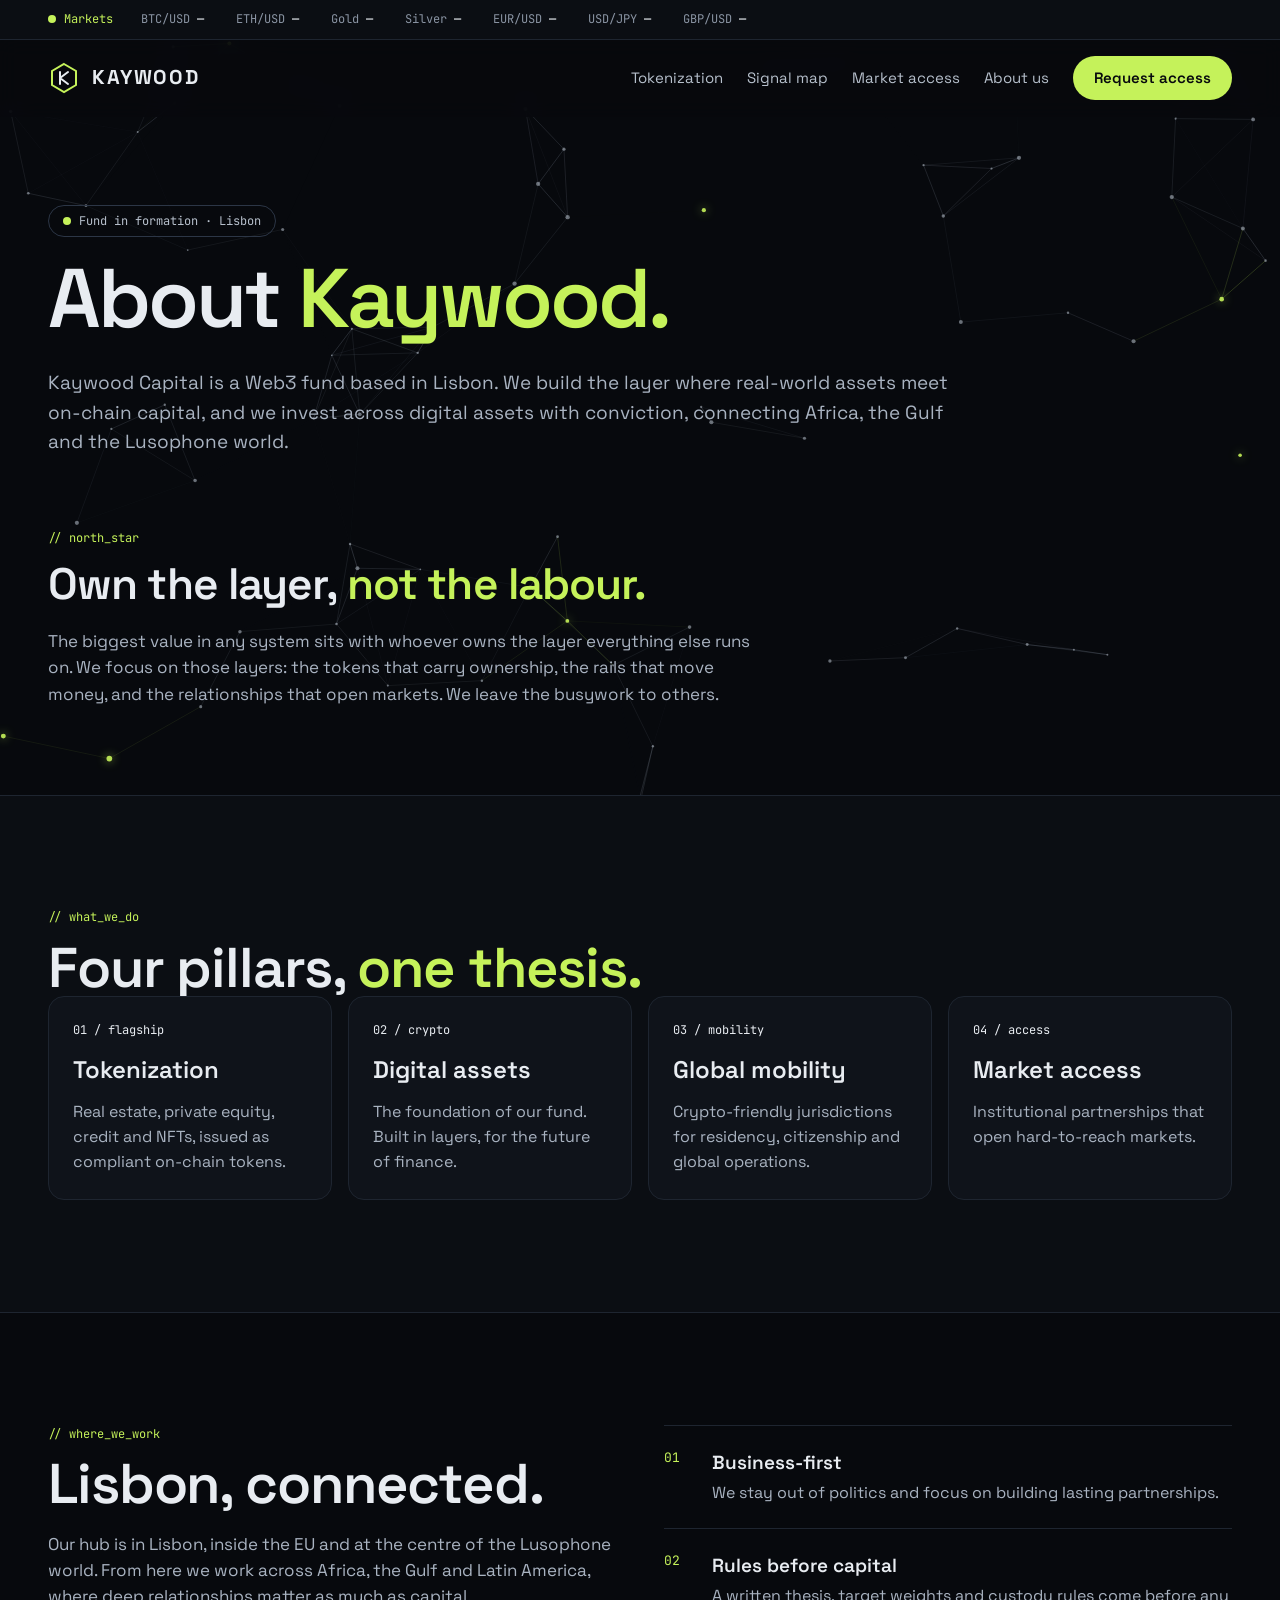
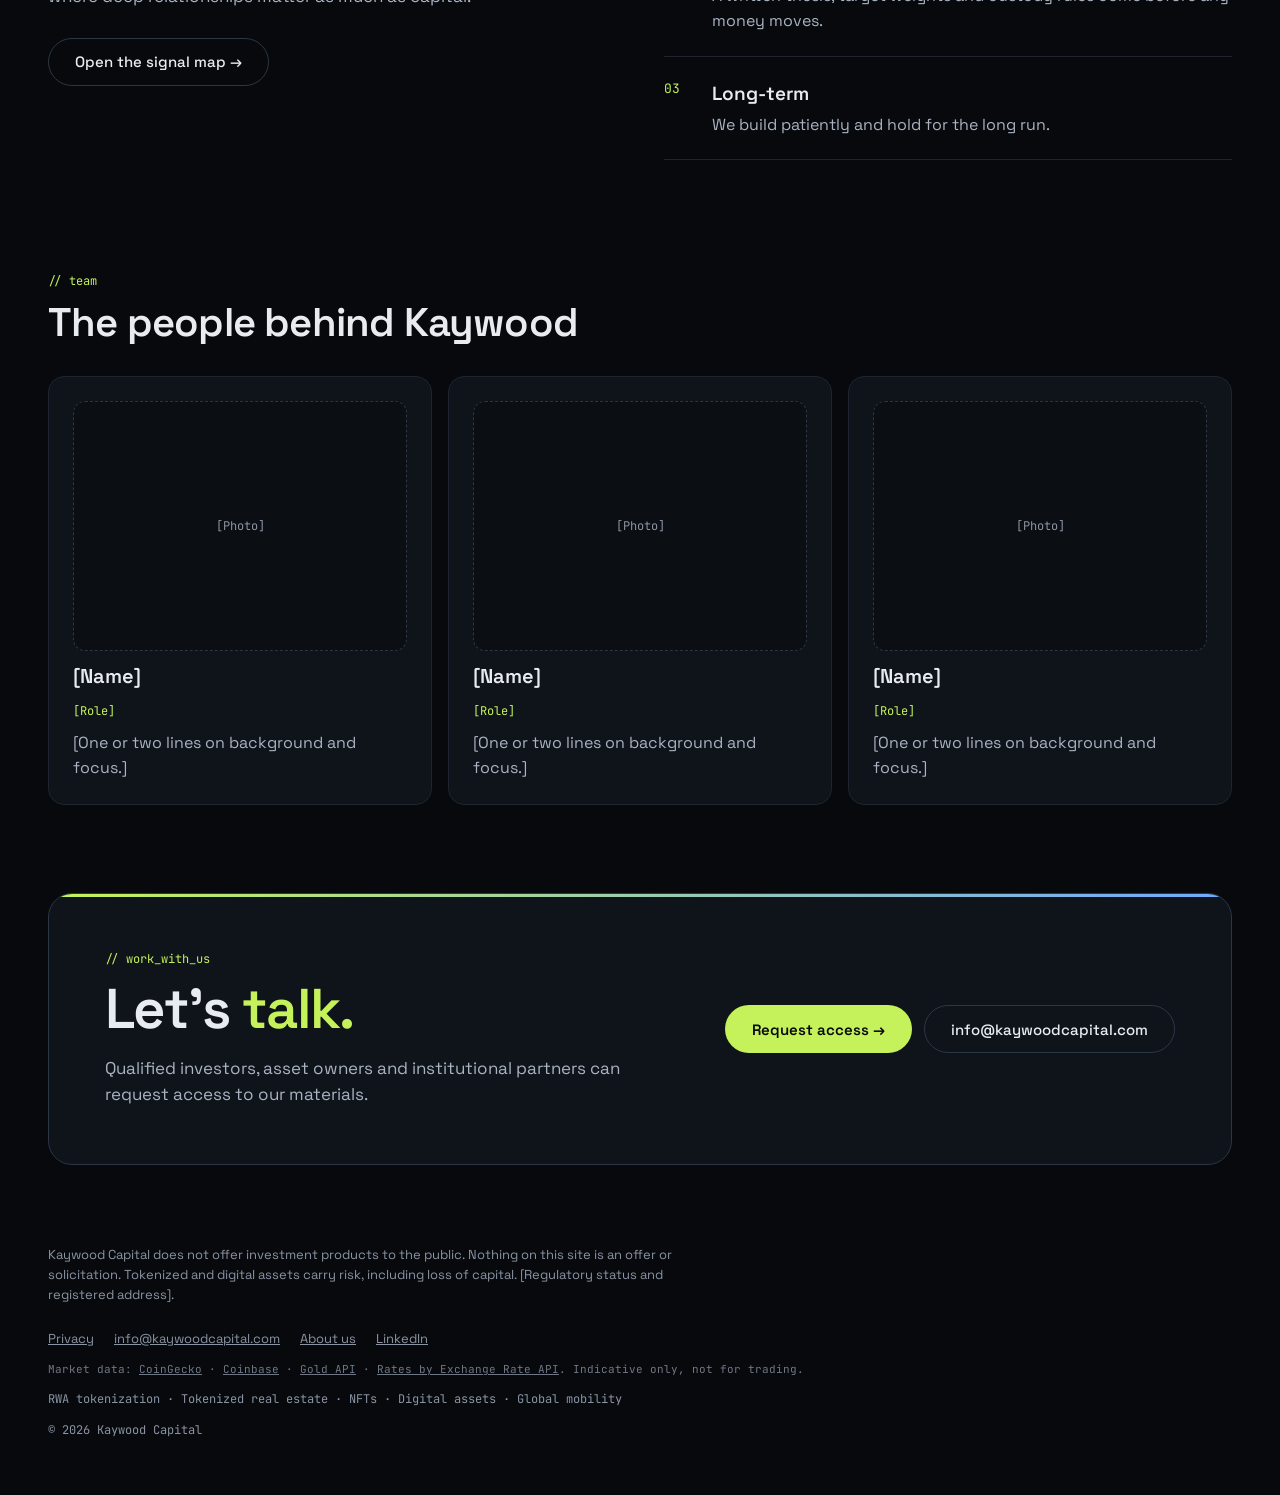
<file: about.html>
<!doctype html>
<html lang="en">
<head>
  <meta charset="utf-8">
  <meta name="viewport" content="width=device-width, initial-scale=1">
  <title>About us — Kaywood Capital</title>
  <meta name="description" content="About Kaywood Capital: a Lisbon-based Web3 fund in formation, built on one idea: own the layer, not the labour.">
  <link rel="canonical" href="https://kaywoodcapital.com/about">
  <meta name="theme-color" content="#07090D">
  <link rel="icon" href="/favicon.svg" type="image/svg+xml">

  <meta property="og:type" content="website">
  <meta property="og:site_name" content="Kaywood Capital">
  <meta property="og:title" content="About Kaywood Capital">
  <meta property="og:description" content="RWA tokenization, digital assets and global mobility, with trusted access to Africa, the Gulf and the Lusophone world.">
  <meta property="og:url" content="https://kaywoodcapital.com/about">
  <meta property="og:image" content="https://kaywoodcapital.com/og-image.png">
  <meta name="twitter:card" content="summary_large_image">

  <link rel="preconnect" href="https://fonts.googleapis.com">
  <link rel="preconnect" href="https://fonts.gstatic.com" crossorigin>
  <link rel="stylesheet" href="https://fonts.googleapis.com/css2?family=Space+Grotesk:wght@400;500;600;700&family=JetBrains+Mono:wght@400;500&display=swap">
  <link rel="stylesheet" href="/styles.css">

  <script type="application/ld+json">
  {
    "@context": "https://schema.org",
    "@type": "Organization",
    "name": "Kaywood Capital",
    "url": "https://kaywoodcapital.com",
    "logo": "https://kaywoodcapital.com/favicon.svg",
    "email": "info@kaywoodcapital.com",
    "address": { "@type": "PostalAddress", "addressLocality": "Lisbon", "addressCountry": "PT" },
    "description": "RWA tokenization, digital assets and global mobility, with access to Africa, the Gulf and the Lusophone world."
  }
  </script>
</head>
<body>
  <canvas id="bg-mesh" aria-hidden="true"></canvas>
  <a class="skip" href="#main">Skip to content</a>

  <div class="ticker" aria-label="Market prices">
    <div class="wrap ticker__row">
      <span class="ticker__live"><span class="dot"></span> Markets</span>
      <div class="ticker__viewport">
        <div class="ticker__track">
        <div class="ticker__group">
          <span class="tk">BTC/USD <b data-tick="btc">—</b></span>
          <span class="tk">ETH/USD <b data-tick="eth">—</b></span>
          <span class="tk">Gold <b data-tick="xau">—</b></span>
          <span class="tk">Silver <b data-tick="xag">—</b></span>
          <span class="tk">EUR/USD <b data-tick="eurusd">—</b></span>
          <span class="tk">USD/JPY <b data-tick="usdjpy">—</b></span>
          <span class="tk">GBP/USD <b data-tick="gbpusd">—</b></span>
        </div>
        <div class="ticker__group ticker__group--dup" aria-hidden="true">
          <span class="tk">BTC/USD <b data-tick="btc">—</b></span>
          <span class="tk">ETH/USD <b data-tick="eth">—</b></span>
          <span class="tk">Gold <b data-tick="xau">—</b></span>
          <span class="tk">Silver <b data-tick="xag">—</b></span>
          <span class="tk">EUR/USD <b data-tick="eurusd">—</b></span>
          <span class="tk">USD/JPY <b data-tick="usdjpy">—</b></span>
          <span class="tk">GBP/USD <b data-tick="gbpusd">—</b></span>
        </div>
        </div>
      </div>
    </div>
  </div>

  <header class="header">
    <div class="wrap header__row">
      <a href="/" class="brand" aria-label="Kaywood Capital home">
        <svg width="32" height="32" viewBox="0 0 32 32" aria-hidden="true"><path d="M16 2 L28 9 L28 23 L16 30 L4 23 L4 9 Z" fill="none" stroke="#C5F25A" stroke-width="2"/><path d="M12 10 L12 22 M12 16 L20 10 M12 16 L20 22" fill="none" stroke="#E8ECF1" stroke-width="2" stroke-linecap="round"/></svg>
        <span>KAYWOOD</span>
      </a>
      <button class="menu-btn" type="button" aria-expanded="false" aria-controls="nav" aria-label="Open menu">
        <svg width="22" height="22" viewBox="0 0 24 24" fill="none" stroke="currentColor" stroke-width="2" aria-hidden="true"><path d="M4 7h16M4 12h16M4 17h16"/></svg>
      </button>
      <nav id="nav" class="nav" aria-label="Main">
        <a href="/#tokenization">Tokenization</a>
        <a href="/#signal">Signal map</a>
        <a href="/#market-access">Market access</a>
        <a href="/about" aria-current="page">About us</a>
        <a href="/#access" class="btn btn--primary btn--sm">Request access</a>
      </nav>
    </div>
  </header>

  <main id="main">
    <section class="wrap about-hero">
      <span class="pill"><span class="dot"></span>Fund in formation · Lisbon</span>
      <h1>About <span class="accent">Kaywood.</span></h1>
      <p class="lead">Kaywood Capital is a Web3 fund based in Lisbon. We build the layer where real-world assets meet on-chain capital, and we invest across digital assets with conviction, connecting Africa, the Gulf and the Lusophone world.</p>
    </section>

    <section class="wrap about-block">
      <p class="kicker">// north_star</p>
      <p class="about-quote">Own the layer, <span class="accent">not the labour.</span></p>
      <p class="lead--sm mt-18" style="max-width:720px">The biggest value in any system sits with whoever owns the layer everything else runs on. We focus on those layers: the tokens that carry ownership, the rails that move money, and the relationships that open markets. We leave the busywork to others.</p>
    </section>

    <section class="band">
      <div class="wrap section">
        <p class="kicker">// what_we_do</p>
        <h2>Four pillars, <span class="accent">one thesis.</span></h2>
        <div class="grid grid--4">
          <a href="/#tokenization" class="pillar"><span class="mono pillar__no">01 / flagship</span><h3>Tokenization</h3><p>Real estate, private equity, credit and NFTs, issued as compliant on-chain tokens.</p></a>
          <a href="/#digital-assets" class="pillar"><span class="mono pillar__no">02 / crypto</span><h3>Digital assets</h3><p>The foundation of our fund. Built in layers, for the future of finance.</p></a>
          <a href="/#global-mobility" class="pillar"><span class="mono pillar__no">03 / mobility</span><h3>Global mobility</h3><p>Crypto-friendly jurisdictions for residency, citizenship and global operations.</p></a>
          <a href="/#market-access" class="pillar"><span class="mono pillar__no">04 / access</span><h3>Market access</h3><p>Institutional partnerships that open hard-to-reach markets.</p></a>
        </div>
      </div>
    </section>

    <section class="wrap section">
      <div class="split" style="align-items:flex-start">
        <div class="split__half">
          <p class="kicker">// where_we_work</p>
          <h2>Lisbon, connected.</h2>
          <p class="lead--sm mt-18">Our hub is in Lisbon, inside the EU and at the centre of the Lusophone world. From here we work across Africa, the Gulf and Latin America, where deep relationships matter as much as capital.</p>
          <p class="mt-28"><a href="/#signal" class="btn btn--ghost">Open the signal map →</a></p>
        </div>
        <ol class="list-num split__half">
          <li><span class="mono accent">01</span><div><h3>Business-first</h3><p class="muted">We stay out of politics and focus on building lasting partnerships.</p></div></li>
          <li><span class="mono accent">02</span><div><h3>Rules before capital</h3><p class="muted">A written thesis, target weights and custody rules come before any money moves.</p></div></li>
          <li><span class="mono accent">03</span><div><h3>Long-term</h3><p class="muted">We build patiently and hold for the long run.</p></div></li>
        </ol>
      </div>
    </section>

    <section class="wrap about-block">
      <p class="kicker">// team</p>
      <h2>The people behind Kaywood</h2>
      <div class="grid grid--3">
        <div class="card team-card"><div class="team-photo">[Photo]</div><h3>[Name]</h3><p class="mono accent">[Role]</p><p class="muted">[One or two lines on background and focus.]</p></div>
        <div class="card team-card"><div class="team-photo">[Photo]</div><h3>[Name]</h3><p class="mono accent">[Role]</p><p class="muted">[One or two lines on background and focus.]</p></div>
        <div class="card team-card"><div class="team-photo">[Photo]</div><h3>[Name]</h3><p class="mono accent">[Role]</p><p class="muted">[One or two lines on background and focus.]</p></div>
      </div>
    </section>

    <section class="wrap" style="padding-bottom:72px">
      <div class="req" style="align-items:center">
        <div class="req__copy">
          <p class="kicker">// work_with_us</p>
          <h2>Let’s <span class="accent">talk.</span></h2>
          <p class="lead--sm mt-18">Qualified investors, asset owners and institutional partners can request access to our materials.</p>
        </div>
        <div style="flex:1 1 300px;display:flex;flex-wrap:wrap;gap:12px;justify-content:flex-end">
          <a href="/#access" class="btn btn--primary">Request access →</a>
          <a href="mailto:info@kaywoodcapital.com" class="btn btn--ghost">info@kaywoodcapital.com</a>
        </div>
      </div>
    </section>
  </main>

  <footer class="wrap footer">
    <p>Kaywood Capital does not offer investment products to the public. Nothing on this site is an offer or solicitation. Tokenized and digital assets carry risk, including loss of capital. [Regulatory status and registered address].</p>
    <div class="footer__side">
      <div class="footer__links"><a href="/privacy">Privacy</a><a href="mailto:info@kaywoodcapital.com">info@kaywoodcapital.com</a><a href="/about">About us</a><a href="https://www.linkedin.com/company/[kaywood-capital]" rel="noopener">LinkedIn</a></div>
      <span class="mono footer__data">Market data: <a href="https://www.coingecko.com" rel="noopener">CoinGecko</a> · <a href="https://www.coinbase.com" rel="noopener">Coinbase</a> · <a href="https://gold-api.com" rel="noopener">Gold API</a> · <a href="https://www.exchangerate-api.com" rel="noopener">Rates by Exchange Rate API</a>. Indicative only, not for trading.</span>
      <span class="mono">RWA tokenization · Tokenized real estate · NFTs · Digital assets · Global mobility</span>
      <span class="mono">© <span id="year">2026</span> Kaywood Capital</span>
    </div>
  </footer>

  <script src="/main.js" defer></script>
</body>
</html>
</file>
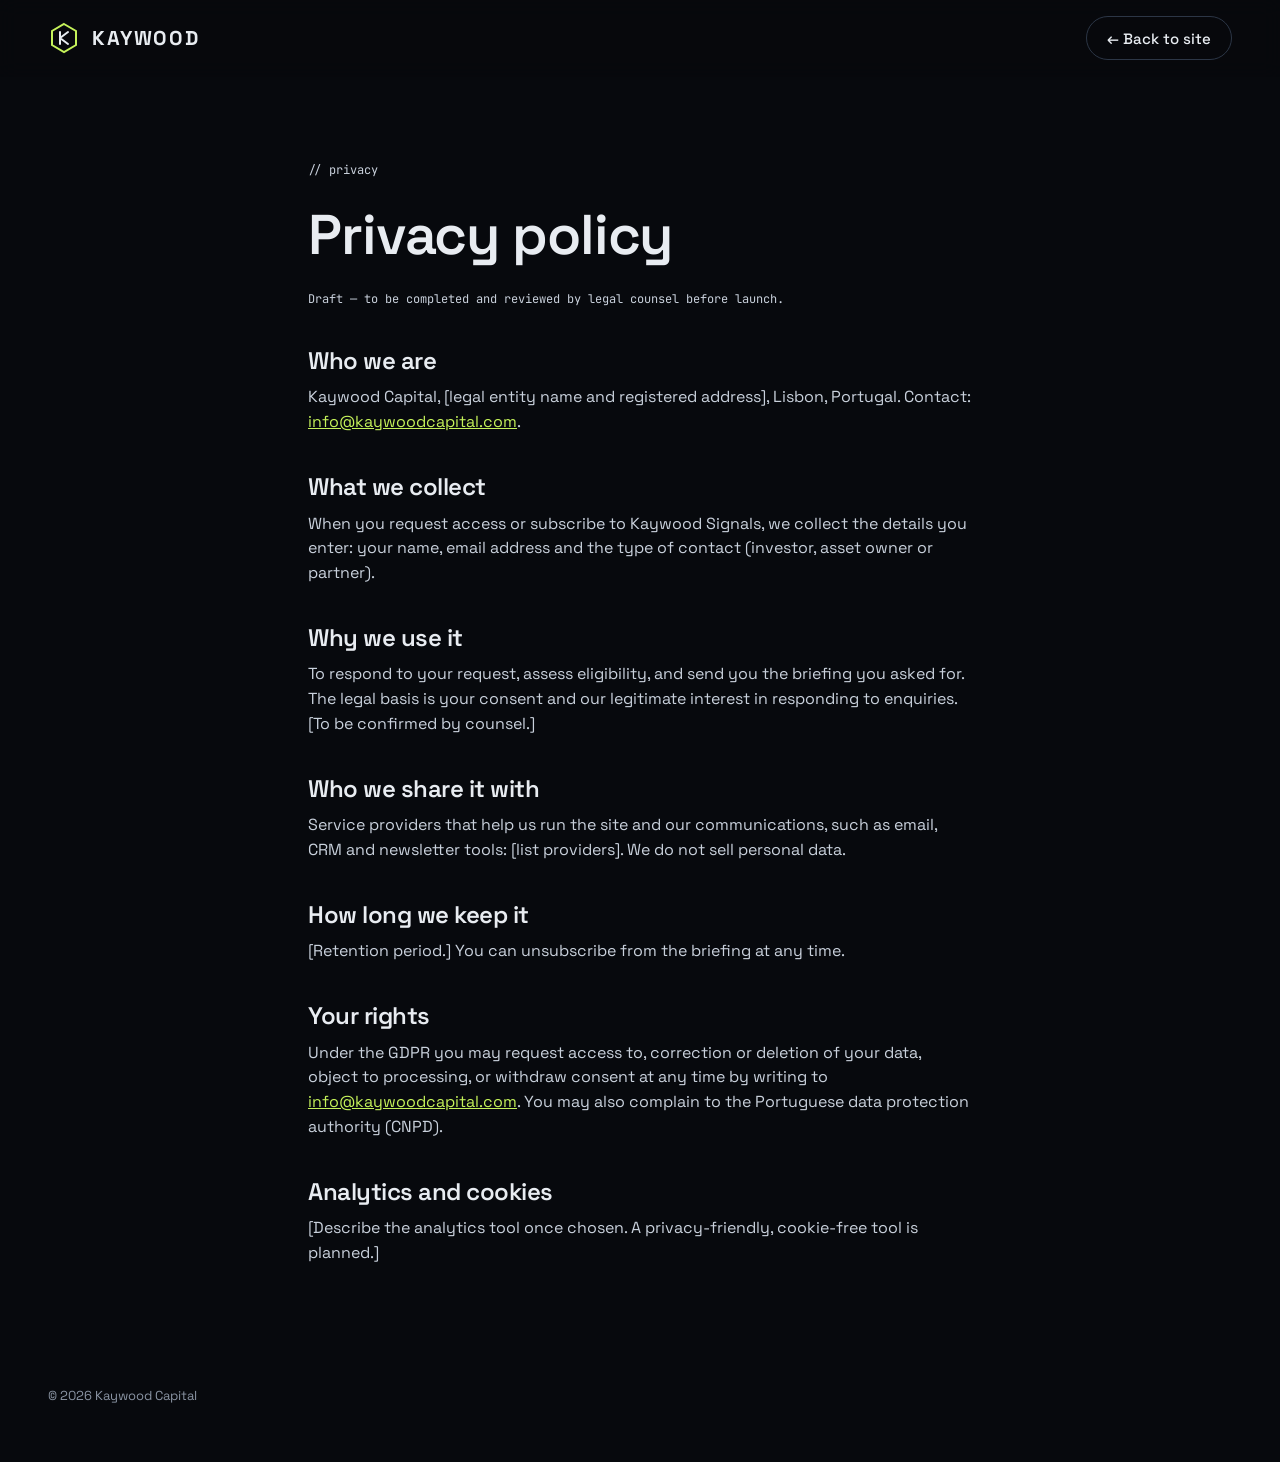
<file: privacy.html>
<!doctype html>
<html lang="en">
<head>
  <meta charset="utf-8">
  <meta name="viewport" content="width=device-width, initial-scale=1">
  <title>Privacy policy — Kaywood Capital</title>
  <meta name="description" content="How Kaywood Capital collects and uses personal data.">
  <meta name="robots" content="noindex">
  <link rel="icon" href="/favicon.svg" type="image/svg+xml">
  <link rel="stylesheet" href="https://fonts.googleapis.com/css2?family=Space+Grotesk:wght@400;500;600;700&family=JetBrains+Mono:wght@400;500&display=swap">
  <link rel="stylesheet" href="/styles.css">
</head>
<body>
  <header class="header">
    <div class="wrap header__row">
      <a href="/" class="brand" aria-label="Kaywood Capital home">
        <svg width="32" height="32" viewBox="0 0 32 32" aria-hidden="true"><path d="M16 2 L28 9 L28 23 L16 30 L4 23 L4 9 Z" fill="none" stroke="#C5F25A" stroke-width="2"/><path d="M12 10 L12 22 M12 16 L20 10 M12 16 L20 22" fill="none" stroke="#E8ECF1" stroke-width="2" stroke-linecap="round"/></svg>
        <span>KAYWOOD</span>
      </a>
      <a href="/" class="btn btn--ghost btn--sm">← Back to site</a>
    </div>
  </header>
  <main class="wrap legal">
    <p class="kicker">// privacy</p>
    <h1>Privacy policy</h1>
    <p class="mono muted">Draft — to be completed and reviewed by legal counsel before launch.</p>

    <h2>Who we are</h2>
    <p>Kaywood Capital, [legal entity name and registered address], Lisbon, Portugal. Contact: <a href="mailto:info@kaywoodcapital.com">info@kaywoodcapital.com</a>.</p>

    <h2>What we collect</h2>
    <p>When you request access or subscribe to Kaywood Signals, we collect the details you enter: your name, email address and the type of contact (investor, asset owner or partner).</p>

    <h2>Why we use it</h2>
    <p>To respond to your request, assess eligibility, and send you the briefing you asked for. The legal basis is your consent and our legitimate interest in responding to enquiries. [To be confirmed by counsel.]</p>

    <h2>Who we share it with</h2>
    <p>Service providers that help us run the site and our communications, such as email, CRM and newsletter tools: [list providers]. We do not sell personal data.</p>

    <h2>How long we keep it</h2>
    <p>[Retention period.] You can unsubscribe from the briefing at any time.</p>

    <h2>Your rights</h2>
    <p>Under the GDPR you may request access to, correction or deletion of your data, object to processing, or withdraw consent at any time by writing to <a href="mailto:info@kaywoodcapital.com">info@kaywoodcapital.com</a>. You may also complain to the Portuguese data protection authority (CNPD).</p>

    <h2>Analytics and cookies</h2>
    <p>[Describe the analytics tool once chosen. A privacy-friendly, cookie-free tool is planned.]</p>
  </main>
  <footer class="wrap footer">
    <p>© <span id="year">2026</span> Kaywood Capital</p>
  </footer>
</body>
</html>
</file>
<file: styles.css>
:root{
  --bg:#07090D; --bg-2:#0B0E13; --surface:#0F131A; --line:#1E2530; --line-2:#2C3646;
  --text:#E8ECF1; --text-2:#C9D1DC; --muted:#A9B3C1; --dim:#8A94A3;
  --lime:#C5F25A; --lime-2:#E2FF9E; --lime-ink:#26300F; --blue:#6EA8FF;
  --sans:'Space Grotesk',system-ui,sans-serif; --mono:'JetBrains Mono',ui-monospace,monospace;
  --gutter:clamp(20px,4vw,48px);
}
*{box-sizing:border-box}
html{scroll-behavior:smooth}
body{margin:0;background:var(--bg);color:var(--text);font-family:var(--sans);font-size:16px;line-height:1.55;-webkit-font-smoothing:antialiased}
a{color:var(--lime)}a:hover{color:var(--lime-2)}
h1,h2,h3{margin:0;font-weight:600}
h2{font-size:clamp(34px,4.5vw,56px);line-height:1.02;letter-spacing:-.02em}
h3{font-size:20px}
p{margin:0}
img,svg{display:block}
:focus-visible{outline:2px solid var(--lime);outline-offset:3px}
.skip{position:absolute;left:-999px;top:8px;background:var(--lime);color:var(--bg);padding:10px 14px;border-radius:8px;z-index:10}
.skip:focus{left:8px}

.wrap{max-width:1280px;margin:0 auto;padding-left:var(--gutter);padding-right:var(--gutter)}
.section{padding-top:112px;padding-bottom:112px}
.section--tight{padding-bottom:112px}
.pt-96{padding-top:96px}.pb-112{padding-bottom:112px}
.mt-14{margin-top:14px}.mt-18{margin-top:18px}.mt-28{margin-top:28px}.mt-56{margin-top:56px}.mt-64{margin-top:64px}.mb-20{margin-bottom:20px}
.mono{font-family:var(--mono);font-size:12px}
.muted{color:var(--muted)}.accent{color:var(--lime)}.blue{color:var(--blue)}
.kicker{font-family:var(--mono);font-size:12px;color:var(--lime);margin-bottom:12px}
.lead{font-size:19px;color:var(--muted);max-width:580px;margin-top:28px}
.lead--sm{font-size:17px;color:var(--muted)}
.band{background:var(--bg-2);border-top:1px solid var(--line);border-bottom:1px solid var(--line)}
.dot{display:inline-block;width:8px;height:8px;border-radius:50%;background:var(--lime)}

/* buttons */
.btn{display:inline-flex;align-items:center;justify-content:center;gap:10px;min-height:48px;padding:0 26px;border-radius:999px;font:600 15px var(--sans);text-decoration:none;cursor:pointer;border:1px solid transparent;transition:background .2s,border-color .2s,color .2s}
.btn--primary{background:var(--lime);color:var(--bg)}.btn--primary:hover{background:var(--lime-2);color:var(--bg)}
.btn--ghost{border-color:var(--line-2);color:var(--text);font-weight:500;background:transparent}.btn--ghost:hover{border-color:var(--lime);color:var(--text)}
.btn--dark{background:var(--bg);color:var(--lime)}.btn--dark:hover{color:var(--lime-2)}
.btn--sm{min-height:44px;padding:0 20px}

/* ticker */
.ticker{background:var(--bg-2);border-bottom:1px solid var(--line);overflow-x:auto}
.ticker__row{display:flex;gap:32px;padding-top:10px;padding-bottom:10px;font-family:var(--mono);font-size:12px;white-space:nowrap;color:var(--dim)}
.ticker b{color:var(--text);font-weight:500}
.ticker__live{color:var(--lime);display:flex;align-items:center;gap:8px}
.ticker__note{margin-left:auto}

/* header */
.header{position:sticky;top:0;z-index:5;background:rgba(7,9,13,.86);backdrop-filter:blur(10px);-webkit-backdrop-filter:blur(10px);border-bottom:1px solid transparent}
.header__row{display:flex;align-items:center;justify-content:space-between;gap:20px;padding-top:16px;padding-bottom:16px}
.brand{display:flex;align-items:center;gap:12px;color:var(--text);text-decoration:none;font-weight:700;font-size:20px;letter-spacing:.08em}
.brand:hover{color:var(--text)}
.nav{display:flex;align-items:center;gap:24px;font-size:15px}
.nav a:not(.btn){color:#B7C0CC;text-decoration:none}.nav a:not(.btn):hover{color:var(--text)}
.menu-btn{display:none;width:44px;height:44px;border-radius:12px;border:1px solid var(--line-2);background:transparent;color:var(--text);cursor:pointer;align-items:center;justify-content:center}

/* hero */
.hero{display:flex;flex-wrap:wrap;gap:56px;align-items:center;padding-top:72px;padding-bottom:96px}
.hero__copy{flex:999 1 560px;min-width:0}
.hero h1{margin-top:28px;font-size:clamp(46px,7vw,92px);line-height:.98;letter-spacing:-.035em}
.pill{display:inline-flex;align-items:center;gap:8px;border:1px solid var(--line-2);border-radius:999px;padding:6px 14px;font-family:var(--mono);font-size:12px;color:#B7C0CC}
.actions{display:flex;flex-wrap:wrap;gap:14px;margin-top:40px}

.card{background:var(--surface);border:1px solid var(--line);border-radius:16px}
.card__bar{display:flex;justify-content:space-between;padding:14px 18px;border-bottom:1px solid var(--line);font-family:var(--mono);font-size:12px;color:var(--dim)}
.token{flex:1 1 340px;min-width:0;overflow:hidden}
.token__body{padding:22px;display:flex;flex-direction:column;gap:18px}
.token__head{display:flex;align-items:center;gap:14px}
.token__icon{width:52px;height:52px;border-radius:12px;border:1px solid var(--lime);display:flex;align-items:center;justify-content:center}
.token__name{font-weight:600;font-size:20px}
.token__rows{margin:0;font-size:13px}
.token__rows div{display:flex;justify-content:space-between;gap:12px;padding:10px 0;border-top:1px solid var(--line)}
.token__rows dt{color:var(--dim)}.token__rows dd{margin:0;text-align:right}

/* grids */
.grid{display:grid;gap:16px}
.grid--4{grid-template-columns:repeat(auto-fit,minmax(240px,1fr))}
.grid--3{grid-template-columns:repeat(auto-fit,minmax(280px,1fr))}
.grid--2{grid-template-columns:repeat(auto-fit,minmax(300px,1fr))}
.pillar{background:var(--surface);border:1px solid var(--line);border-radius:16px;padding:24px;display:flex;flex-direction:column;gap:12px;min-height:200px;color:var(--text);text-decoration:none;transition:border-color .2s,transform .2s}
.pillar h3{font-size:24px}.pillar p{color:var(--muted)}
a.pillar:hover{color:var(--text);border-color:var(--line-2);transform:translateY(-2px)}
.pillar--flag{background:#10160C;border-color:var(--lime)}.pillar--flag p{color:#B7C0CC}
a.pillar--flag:hover{border-color:var(--lime-2)}

.split{display:flex;flex-wrap:wrap;gap:48px;align-items:flex-end;justify-content:space-between}
.split__main{flex:999 1 560px;min-width:0}
.split__side{flex:1 1 340px;min-width:0}
.split__half{flex:1 1 420px;min-width:0}
.h2--xl{font-size:clamp(40px,5.5vw,72px);line-height:1;letter-spacing:-.03em}
.h2--sm{font-size:clamp(28px,3.5vw,40px)}

.asset{padding:24px;display:flex;flex-direction:column;gap:12px}
.asset p{color:var(--muted)}
.tag{align-self:flex-start;font-family:var(--mono);font-size:11px;color:var(--lime);border:1px solid #3A4A1E;border-radius:999px;padding:2px 10px}

.steps{margin:0;padding:0;list-style:none;display:grid;grid-template-columns:repeat(auto-fit,minmax(220px,1fr));border-top:1px solid var(--line-2)}
.steps li{padding:24px 24px 24px 0;display:flex;flex-direction:column;gap:8px;color:var(--text-2)}
.steps .mono{font-size:13px}
.chips-static{list-style:none;margin:40px 0 0;padding:0;display:flex;flex-wrap:wrap;gap:10px}
.chips-static li{border:1px solid var(--line-2);border-radius:999px;padding:8px 14px;font-family:var(--mono);font-size:12px;color:var(--text-2)}

.cta{border-radius:16px;padding:28px;display:flex;flex-direction:column;gap:8px;text-decoration:none;color:var(--text);background:var(--surface);border:1px solid var(--line-2);transition:transform .2s,border-color .2s}
.cta:hover{color:var(--text);transform:translateY(-2px);border-color:var(--lime)}
.cta__title{font-size:26px;font-weight:600;line-height:1.15}
.cta--lime{background:var(--lime);color:var(--bg);border-color:var(--lime)}
.cta--lime:hover{color:var(--bg);background:var(--lime-2)}
.cta--lime .mono,.cta--lime span:last-child{color:var(--lime-ink)}

/* map */
.map-shell{background:var(--bg-2);border:1px solid var(--line);border-radius:20px;padding:clamp(20px,3vw,36px)}
.map-head{display:flex;flex-wrap:wrap;justify-content:space-between;align-items:flex-end;gap:24px}
.map-head>div:first-child{max-width:560px}
.map-head p.muted{margin-top:14px}
.filters{display:flex;flex-wrap:wrap;gap:8px}
.chip{min-height:44px;padding:0 16px;border-radius:999px;border:1px solid var(--line-2);background:transparent;color:#B7C0CC;font:13px var(--mono);cursor:pointer;transition:all .2s}
.chip:hover{border-color:var(--lime)}
.chip[aria-pressed="true"]{background:var(--lime);border-color:var(--lime);color:var(--bg)}
.map-body{margin-top:32px;display:flex;flex-wrap:wrap;gap:24px;align-items:stretch}
.map-card{flex:999 1 640px;min-width:0;background:var(--bg);border:1px solid var(--line);border-radius:14px;padding:16px}
.map{position:relative;width:100%;aspect-ratio:2.5/1}
.map__svg{position:absolute;inset:0;width:100%;height:100%}
.map__grid line{stroke:#121820;stroke-width:1}
.map__land{fill:#131A24;stroke:#2A3648;stroke-width:1;stroke-linejoin:round}
.map__flows path{fill:none;stroke:var(--blue);stroke-opacity:.28;stroke-width:1.2;stroke-dasharray:4 5;animation:flow 4s linear infinite}
.map__arc{fill:none;stroke:var(--lime);stroke-width:2;stroke-linecap:round;stroke-dasharray:700;stroke-dashoffset:700}
.map__arc.draw{animation:draw 1.1s ease-out forwards}
.node{position:absolute;transform:translate(-50%,-50%);width:44px;height:44px;padding:0;border:0;background:transparent;cursor:pointer;display:flex;align-items:center;justify-content:center;transition:opacity .3s}
.node__dot{width:9px;height:9px;border-radius:50%;background:var(--blue);box-shadow:0 0 14px rgba(110,168,255,.4);transition:transform .2s,width .2s,height .2s}
.node:hover .node__dot,.node:focus-visible .node__dot{transform:scale(1.35)}
.node__label{position:absolute;left:34px;top:50%;transform:translateY(-50%);white-space:nowrap;font:11px var(--mono);color:var(--dim)}
.node.is-active .node__dot{width:14px;height:14px;background:var(--lime);box-shadow:0 0 14px rgba(197,242,90,.75)}
.node.is-active .node__label{color:var(--lime)}
.node.is-active::before{content:"";position:absolute;width:16px;height:16px;border-radius:50%;border:1.5px solid var(--lime);animation:pulse 2.6s ease-out infinite}
.node.is-dim{opacity:.2}
.map-foot{margin-top:12px;display:flex;flex-wrap:wrap;justify-content:space-between;gap:8px;color:var(--dim)}
.panel{flex:1 1 300px;min-width:0;padding:24px;display:flex;flex-direction:column;gap:16px;border-radius:14px}
.panel.fade{animation:fade .35s ease-out}
.panel__top{display:flex;justify-content:space-between;align-items:center;gap:8px}
.badge{font:12px var(--mono);color:var(--bg);background:var(--lime);border-radius:999px;padding:3px 10px}
.panel h3{font-size:34px;line-height:1.05;letter-spacing:-.01em}
.panel ul{list-style:none;margin:0;padding:16px 0 0;border-top:1px solid var(--line);display:flex;flex-direction:column;gap:10px;color:var(--text-2)}
.panel li{display:flex;gap:10px}.panel li::before{content:"›";color:var(--lime);font-family:var(--mono)}
.panel a{margin-top:auto;font:13px var(--mono)}

/* market access */
.list-num{list-style:none;margin:0;padding:0}
.list-num li{display:flex;gap:20px;padding:22px 0;border-top:1px solid var(--line)}
.list-num li:last-child{border-bottom:1px solid var(--line)}
.list-num .mono{font-size:13px;width:28px;flex:none}
.list-num h3{font-size:19px}.list-num p{margin-top:4px}
#market-access .split{align-items:flex-start}

/* signals */
#signals .split{align-items:flex-start}
.signal-list{margin-top:32px;display:flex;flex-direction:column}
.signal-list a{display:flex;flex-wrap:wrap;gap:8px 20px;align-items:baseline;padding:18px 0;border-top:1px solid var(--line);color:var(--text);text-decoration:none}
.signal-list a:last-child{border-bottom:1px solid var(--line)}
.signal-list a:hover .signal-list__t{color:var(--lime)}
.signal-list .mono.blue{width:120px}
.signal-list__t{flex:1 1 280px;font-size:18px;transition:color .2s}
.subscribe{padding:28px;display:flex;flex-direction:column;gap:14px}
.subscribe h3{font-size:22px}
input,select{min-height:48px;padding:0 16px;border-radius:999px;border:1px solid var(--line-2);background:var(--bg);color:var(--text);font:16px var(--sans);width:100%}
input:focus,select:focus{outline:2px solid var(--lime);outline-offset:1px}
.consent{display:flex;gap:10px;align-items:flex-start;font-size:13px;color:var(--muted);line-height:1.45;cursor:pointer}
.consent input{width:18px;min-height:18px;height:18px;margin-top:1px;flex:none;accent-color:var(--lime)}
.form-msg{font-size:14px;min-height:1em}
.form-msg.ok{color:var(--lime)}.form-msg.err{color:#FFB38A}

/* transparency */
.row-between{display:flex;flex-wrap:wrap;justify-content:space-between;align-items:flex-end;gap:16px}
.mini{padding:22px;display:flex;flex-direction:column;gap:8px;background:transparent}
.mini h3{font-size:18px}
code{font:13px var(--mono);color:var(--blue);word-break:break-all}

/* access */
.access{background:var(--lime);color:var(--bg);border-radius:24px;padding:clamp(28px,5vw,64px);display:flex;flex-wrap:wrap;gap:40px;align-items:flex-end}
.access__copy{flex:999 1 480px;min-width:0}
.access h2{font-weight:700;font-size:clamp(36px,5vw,64px);line-height:1;letter-spacing:-.03em}
.access__copy p{margin-top:16px;max-width:480px;font-size:17px;color:var(--lime-ink)}
.access__form{flex:1 1 360px;min-width:0;display:flex;flex-direction:column;gap:8px}
.access__form .mono{color:var(--lime-ink)}
.access__form input,.access__form select{background:var(--lime-2);border-color:var(--bg);color:var(--bg)}
.access__form input::placeholder{color:#5A6A2E}
.access__form .consent{color:var(--lime-ink)}
.access__form .consent a{color:var(--bg)}
.access__form .consent input{accent-color:var(--bg)}
.access__form .btn{margin-top:8px}
.access__form .form-msg.ok{color:var(--bg);font-weight:600}.access__form .form-msg.err{color:#7A1E00;font-weight:600}

/* footer */
.footer{display:flex;flex-wrap:wrap;justify-content:space-between;gap:24px;padding-bottom:56px;font-size:13px;color:var(--dim)}
.footer>p{max-width:680px}
.footer__side{display:flex;flex-direction:column;gap:12px}
.footer__links{display:flex;flex-wrap:wrap;gap:20px}
.footer a{color:var(--dim)}.footer a:hover{color:var(--text)}

/* legal page */
.legal{max-width:760px;padding-top:72px;padding-bottom:112px}
.legal h1{font-size:clamp(36px,5vw,56px);letter-spacing:-.02em}
.legal h2{font-size:24px;margin-top:40px}
.legal p,.legal li{color:var(--text-2);margin-top:12px}

/* animation */
@keyframes pulse{0%{transform:scale(1);opacity:.55}100%{transform:scale(3.2);opacity:0}}
@keyframes flow{to{stroke-dashoffset:-36}}
@keyframes draw{to{stroke-dashoffset:0}}
@keyframes fade{from{opacity:0;transform:translateY(6px)}to{opacity:1;transform:none}}
@media (prefers-reduced-motion:reduce){
  html{scroll-behavior:auto}
  .map__flows path,.node.is-active::before,.panel.fade{animation:none}
  .map__arc{stroke-dasharray:none;stroke-dashoffset:0}.map__arc.draw{animation:none}
}

/* mobile */
@media (max-width:860px){
  .menu-btn{display:inline-flex}
  .nav{display:none;position:absolute;left:0;right:0;top:100%;flex-direction:column;align-items:stretch;gap:0;background:var(--bg);border-bottom:1px solid var(--line);padding:8px var(--gutter) 20px}
  .nav.open{display:flex}
  .nav a:not(.btn){padding:14px 0;border-bottom:1px solid var(--line)}
  .nav .btn{margin-top:16px}
  .header__row{position:relative}
  .section{padding-top:80px;padding-bottom:80px}
  .hero{padding-top:48px;padding-bottom:72px}
  .node__label{display:none}
  .node.is-active .node__label{display:block}
  .ticker__note{display:none}
}

/* ---------- Pillar tabs ---------- */
.pillars{align-items:stretch}
.pillars .pillar{position:relative;overflow:visible;width:100%;text-align:left;font:inherit;cursor:pointer;
  background:var(--surface);border:1px solid var(--line);color:var(--text);
  transition:transform .25s ease,border-color .25s ease,background .25s ease,box-shadow .25s ease}
.pillars .pillar::before{content:"";position:absolute;left:24px;right:24px;top:-1px;height:2px;border-radius:2px;background:var(--lime);
  transform:scaleX(0);transform-origin:left;transition:transform .35s ease}
.pillars .pillar .pillar__no{color:var(--dim);transition:color .25s}
.pillars .pillar h3{transition:color .25s}
.pillars .pillar p{color:var(--muted)}
.pillar__more{margin-top:auto;color:var(--dim);opacity:0;transform:translateX(-6px);transition:opacity .25s,transform .25s,color .25s}
.pillars .pillar:hover,.pillars .pillar:focus-visible{transform:translateY(-4px);border-color:var(--line-2);background:#121822;box-shadow:0 12px 32px -16px rgba(197,242,90,.25)}
.pillars .pillar:hover::before,.pillars .pillar:focus-visible::before{transform:scaleX(1)}
.pillars .pillar:hover .pillar__no,.pillars .pillar:hover h3{color:var(--lime)}
.pillars .pillar:hover .pillar__more,.pillars .pillar:focus-visible .pillar__more{opacity:1;transform:none;color:var(--lime)}
/* selected */
.pillars .pillar[aria-selected="true"]{background:#10160C;border-color:var(--lime);box-shadow:0 0 0 1px rgba(197,242,90,.15),0 18px 40px -20px rgba(197,242,90,.45)}
.pillars .pillar[aria-selected="true"] .pillar__no{color:var(--lime)}
.pillars .pillar[aria-selected="true"] p{color:#B7C0CC}
.pillars .pillar[aria-selected="true"] .pillar__more{opacity:1;transform:none;color:var(--lime)}
.pillars .pillar[aria-selected="true"] .pillar__more::after{content:" ↓"}
.pillars .pillar[aria-selected="true"]::after{content:"";position:absolute;left:50%;bottom:-9px;width:16px;height:16px;background:#10160C;
  border-right:1px solid var(--lime);border-bottom:1px solid var(--lime);transform:translateX(-50%) rotate(45deg)}
/* panels */
.panels .panel-tab[hidden]{display:none}
.panels .panel-tab.is-active{animation:panelIn .45s ease-out}
.panels .panel-tab.is-active .asset{animation:panelIn .5s ease-out both}
.panels .panel-tab.is-active .asset:nth-child(2){animation-delay:.05s}
.panels .panel-tab.is-active .asset:nth-child(3){animation-delay:.1s}
.panels .panel-tab.is-active .asset:nth-child(4){animation-delay:.15s}
.asset{transition:border-color .25s,transform .25s}
.asset:hover{border-color:var(--line-2);transform:translateY(-2px)}
@keyframes panelIn{from{opacity:0;transform:translateY(12px)}to{opacity:1;transform:none}}
@media (prefers-reduced-motion:reduce){
  .pillars .pillar,.pillars .pillar::before,.pillar__more,.asset{transition:none}
  .panels .panel-tab.is-active,.panels .panel-tab.is-active .asset{animation:none}
}
@media (max-width:860px){.pillars .pillar[aria-selected="true"]::after{display:none}}
.pillar__more::after{content:" →"}
.pillars .pillar[aria-selected="true"] .pillar__more::after{content:" ↓"}
#tab-tokenization .pillar__no{color:var(--lime)}

/* ---------- Background network mesh ---------- */
#bg-mesh{position:fixed;inset:0;width:100%;height:100%;display:block;z-index:0;pointer-events:none}
.ticker,main,footer{position:relative;z-index:1}
.header{z-index:5}

/* ---------- Tokenization machine ---------- */
.machine-grid{margin-top:56px;display:flex;flex-wrap:wrap;gap:24px;align-items:stretch}
.machine-controls{flex:1 1 260px;min-width:0;display:flex;flex-direction:column;gap:12px}
.asset-picks{display:grid;grid-template-columns:1fr;gap:8px}
.asset-pick{display:flex;align-items:center;gap:12px;min-height:52px;padding:0 16px;border-radius:14px;border:1px solid var(--line);background:var(--surface);color:var(--text-2);font:500 15px var(--sans);cursor:pointer;text-align:left;transition:border-color .2s,background .2s,color .2s,transform .2s}
.asset-pick svg{color:var(--dim);transition:color .2s}
.asset-pick:hover{border-color:var(--line-2);transform:translateX(3px)}
.asset-pick[aria-pressed="true"]{border-color:var(--lime);background:#10160C;color:var(--text)}
.asset-pick[aria-pressed="true"] svg{color:var(--lime)}
.asset-pick:disabled,.machine-go:disabled{opacity:.5;cursor:not-allowed;transform:none}
.machine-go{align-self:flex-start;min-width:180px}
.machine-status{min-height:3em;color:var(--muted);font-size:13px;line-height:1.5}
.machine-stage{flex:1 1 300px;min-width:0;max-width:400px;margin:0 auto;display:flex;align-items:center;justify-content:center}
.machine{width:100%;height:auto;overflow:visible}
.token-out{flex:1 1 300px;min-width:0;overflow:hidden;align-self:center}
.token-out__empty{display:flex;flex-direction:column;gap:12px;padding:8px 0 4px}
.token-out__result{animation:panelIn .45s ease-out}
.token-out__actions{display:flex;flex-wrap:wrap;gap:10px;margin-top:6px}
.machine-note{margin-top:28px;text-align:center}

.in-asset{opacity:0;transform:translate(150px,-40px);transition:transform .8s cubic-bezier(.5,0,.75,0),opacity .3s}
.in-asset.show{opacity:1;transform:translate(150px,-40px);transition:opacity .3s}
.in-asset.drop{opacity:0;transform:translate(150px,40px) scale(.4);transition:transform .8s cubic-bezier(.55,0,.9,.4),opacity .5s .4s}
.dome-coins{transform-origin:150px 150px;transform-box:view-box}
.dome-coins.spin{animation:domeSpin 1.6s linear infinite}
.dome-coins .dc{transition:opacity .3s}
@keyframes domeSpin{to{transform:rotate(360deg)}}
.stage-dot{fill:#1E2530;transition:fill .3s}
.stage-label{fill:var(--dim);transition:fill .3s}
.stage.on .stage-dot{fill:var(--lime);filter:drop-shadow(0 0 4px rgba(197,242,90,.9))}
.stage.on .stage-label{fill:var(--text)}
#progress{transition:height .5s ease,y .5s ease}
.slot-light{transition:opacity .3s}
.machine.busy .slot-light{animation:blink .5s steps(2) infinite}
@keyframes blink{50%{opacity:.2}}
.out-coin{opacity:0}
.out-coin.drop{animation:coinDrop .9s cubic-bezier(.3,.7,.4,1) forwards}
@keyframes coinDrop{0%{opacity:0;transform:translate(150px,404px) scale(.6)}25%{opacity:1}70%{transform:translate(150px,474px) scale(1)}85%{transform:translate(150px,464px)}100%{opacity:1;transform:translate(150px,470px)}}
.out-coin.rest{opacity:1}
@media (prefers-reduced-motion:reduce){.dome-coins.spin,.machine.busy .slot-light{animation:none}.out-coin.drop{animation:none;opacity:1}.in-asset,.in-asset.drop{transition:none}}
@media (max-width:860px){.asset-picks{grid-template-columns:1fr 1fr}.machine-stage{max-width:320px}}

[hidden]{display:none !important}

/* ---------- Access box: balance + custom select arrow ---------- */
.access{align-items:center}
.access__copy{align-self:center}
select{appearance:none;-webkit-appearance:none;-moz-appearance:none;padding-right:48px;cursor:pointer;
  background-image:url("data:image/svg+xml,%3Csvg xmlns='http://www.w3.org/2000/svg' width='14' height='14' viewBox='0 0 24 24' fill='none' stroke='%23E8ECF1' stroke-width='2.4' stroke-linecap='round' stroke-linejoin='round'%3E%3Cpath d='M6 9l6 6 6-6'/%3E%3C/svg%3E");
  background-repeat:no-repeat;background-position:right 20px center;background-size:14px}
.access__form select{background-image:url("data:image/svg+xml,%3Csvg xmlns='http://www.w3.org/2000/svg' width='14' height='14' viewBox='0 0 24 24' fill='none' stroke='%2307090D' stroke-width='2.4' stroke-linecap='round' stroke-linejoin='round'%3E%3Cpath d='M6 9l6 6 6-6'/%3E%3C/svg%3E")}
.access__form select,.subscribe select{background-repeat:no-repeat;background-position:right 20px center;background-size:14px}

/* ---------- Request access (design B) ---------- */
.req{position:relative;overflow:hidden;background:var(--surface);border:1px solid var(--line-2);border-radius:24px;padding:clamp(28px,5vw,56px);display:flex;flex-wrap:wrap;gap:56px;align-items:flex-start}
.req::before{content:"";position:absolute;inset:0 0 auto 0;height:3px;background:linear-gradient(90deg,var(--lime),var(--blue))}
.req__copy{flex:1 1 380px;min-width:0}
.req__copy h2{font-size:clamp(36px,4.6vw,56px);letter-spacing:-.03em;line-height:1}
.req__steps{list-style:none;margin:32px 0 0;padding:0}
.req__steps li{display:flex;gap:18px;padding:18px 0;border-top:1px solid var(--line)}
.req__steps li:last-child{border-bottom:1px solid var(--line)}
.req__steps .mono{font-size:13px;width:24px;flex:none;padding-top:3px}
.req__steps h3{font-size:17px}.req__steps p{margin-top:4px;color:var(--muted);font-size:14px}
.req__form{flex:1 1 380px;min-width:0;display:flex;flex-direction:column;gap:8px}
.req__form .mono{color:var(--dim);margin-top:8px}
.req__form input[type="text"],.req__form input[type="email"]{border-radius:14px}
.req__two{display:grid;grid-template-columns:repeat(auto-fit,minmax(160px,1fr));gap:12px}
.req__two>div{display:flex;flex-direction:column;gap:8px}
.req__form .consent{margin-top:8px}
.req__form .btn{margin-top:10px}
.req__fine{font-size:12px;color:var(--dim)}
.seg{border:0;margin:0;padding:0;min-width:0}
.seg legend{padding:0;margin-bottom:8px;font-size:12px;color:var(--dim)}
.seg__opts{display:grid;grid-template-columns:repeat(3,1fr);gap:6px;padding:6px;border:1px solid var(--line-2);border-radius:999px;background:var(--bg)}
.seg__opts input{position:absolute;opacity:0;width:1px;height:1px;pointer-events:none}
.seg__opts label{display:flex;align-items:center;justify-content:center;min-height:44px;padding:0 10px;border-radius:999px;color:#B7C0CC;font:500 14px var(--sans);cursor:pointer;text-align:center;transition:background .2s,color .2s}
.seg__opts label:hover{color:var(--text)}
.seg__opts input:checked+label{background:var(--lime);color:var(--bg);font-weight:600}
.seg__opts input:focus-visible+label{outline:2px solid var(--lime);outline-offset:2px}

/* ---------- Proportions: machine fits the screen, tighter section gaps ---------- */
#machine{padding-top:96px;padding-bottom:40px}
#machine .machine-grid{margin-top:32px;align-items:center}
.machine-stage{max-width:none;flex:1 1 280px}
.machine{width:auto;max-width:100%;height:min(540px,calc(100vh - 210px));min-height:380px}
.machine-note{margin-top:16px}
#access{padding-top:48px;padding-bottom:72px}
.footer{padding-top:8px}
@media (max-width:860px){.machine{width:100%;max-width:300px;height:auto;min-height:0}#machine{padding-top:72px}}

/* ---------- Signal map v2: overview list, tour, left labels ---------- */
.node--left .node__label{left:auto;right:34px}
.panel{position:relative;overflow:hidden}
.panel__intro{color:var(--muted);font-size:15px;line-height:1.5}
.panel__list{display:flex;flex-direction:column;max-height:300px;overflow-y:auto;margin:0 -8px;padding:0 8px;border-top:1px solid var(--line);scrollbar-width:thin;scrollbar-color:var(--line-2) transparent}
.panel__row{display:flex;align-items:center;gap:14px;min-height:48px;padding:8px 0;border:0;border-bottom:1px solid var(--line);background:transparent;color:var(--text);text-align:left;cursor:pointer;font:inherit;transition:color .2s,padding .2s}
.panel__row:hover,.panel__row:focus-visible{padding-left:6px;color:var(--lime)}
.panel__code{width:26px;flex:none;font-size:12px}
.panel__rowtxt{display:flex;flex-direction:column;gap:2px;min-width:0}
.panel__rowname{font-size:15px;font-weight:500}
.panel__rowtags{font-size:11px}
.panel__foot{display:flex;flex-wrap:wrap;align-items:center;justify-content:space-between;gap:10px;margin-top:auto;padding-top:4px}
.panel__nav{display:flex;align-items:center;gap:8px}
.panel__arrow{width:44px;height:44px;border-radius:50%;border:1px solid var(--line-2);background:transparent;color:var(--text);font:18px var(--sans);cursor:pointer;display:flex;align-items:center;justify-content:center;transition:border-color .2s,color .2s}
.panel__arrow:hover{border-color:var(--lime);color:var(--lime)}
.panel__dots{display:flex;gap:5px}
.panel__dot{width:6px;height:6px;border-radius:50%;background:var(--line-2);transition:background .2s,width .2s}
.panel__dot.on{width:16px;border-radius:3px;background:var(--lime)}
.panel__count{font-size:11px}
.panel__back{min-height:44px;padding:0 16px;border-radius:999px;border:1px solid var(--line-2);background:transparent;color:var(--text);cursor:pointer;font-size:12px}
.panel__back:hover{border-color:var(--lime);color:var(--lime)}
.panel__signals{margin-top:0}
.panel a.panel__signals{margin-top:4px}
.panel__prog{position:absolute;left:0;right:0;top:0;height:2px;background:transparent}
.panel__prog span{display:block;height:100%;width:0;background:var(--lime);animation:panelProg 5s linear forwards}
.panel.is-paused .panel__prog span{animation-play-state:paused}
@keyframes panelProg{to{width:100%}}
@media (prefers-reduced-motion:reduce){.panel__prog{display:none}}
.badge{white-space:nowrap}
.panel__top .mono{min-width:0}
.map-card{display:flex;flex-direction:column;justify-content:center}

/* ---------- Ticker v2: flip board + scrolling on small screens ---------- */
.ticker{overflow:hidden}
.ticker__row{align-items:center;gap:28px;overflow:hidden}
.ticker__live{flex:none}
.ticker__viewport{flex:1;min-width:0;overflow:hidden}
.ticker__track{display:flex;width:max-content}
.ticker__group{display:flex;gap:32px;padding-right:32px}
.ticker__group--dup{display:none}
.tk{white-space:nowrap}
.ticker b{display:inline-block;perspective:200px;font-variant-numeric:tabular-nums}
.ticker b span{display:inline-block}
.ticker b .flip{animation:tickFlip .5s cubic-bezier(.3,.7,.4,1) both;transform-origin:50% 50%;backface-visibility:hidden}
@keyframes tickFlip{0%{transform:rotateX(-90deg);opacity:0;color:var(--lime)}60%{color:var(--lime)}100%{transform:none;opacity:1}}
/* When the row doesn't fit, it scrolls on a loop */
@media (max-width:1100px){
  .ticker__group--dup{display:flex}
  .ticker__track{animation:tickScroll 38s linear infinite}
  .ticker:hover .ticker__track{animation-play-state:paused}
}
@keyframes tickScroll{to{transform:translateX(-50%)}}
@media (prefers-reduced-motion:reduce){.ticker__track{animation:none}.ticker__group--dup{display:none}.ticker__viewport{overflow-x:auto}.ticker b .flip{animation:none}}
.footer__data{font-size:11px;opacity:.8}
.footer__data a{color:var(--dim)}

/* ---------- About page ---------- */
.about-hero{padding-top:88px;padding-bottom:72px}
.about-hero > *{max-width:900px}
.about-hero h1{margin-top:20px;font-size:clamp(44px,6.5vw,84px);line-height:1;letter-spacing:-.035em}
.about-block{padding-bottom:88px}
.about-quote{font-size:clamp(28px,3.6vw,44px);font-weight:600;letter-spacing:-.02em;line-height:1.15}
.about-block .grid{margin-top:32px}
.about-block h2{font-size:clamp(28px,3.4vw,40px)}
.team-card{padding:24px;display:flex;flex-direction:column;gap:10px}
.team-photo{aspect-ratio:4/3;border-radius:12px;background:var(--bg-2);border:1px dashed var(--line-2);display:flex;align-items:center;justify-content:center;font:12px var(--mono);color:var(--dim)}
</file>
